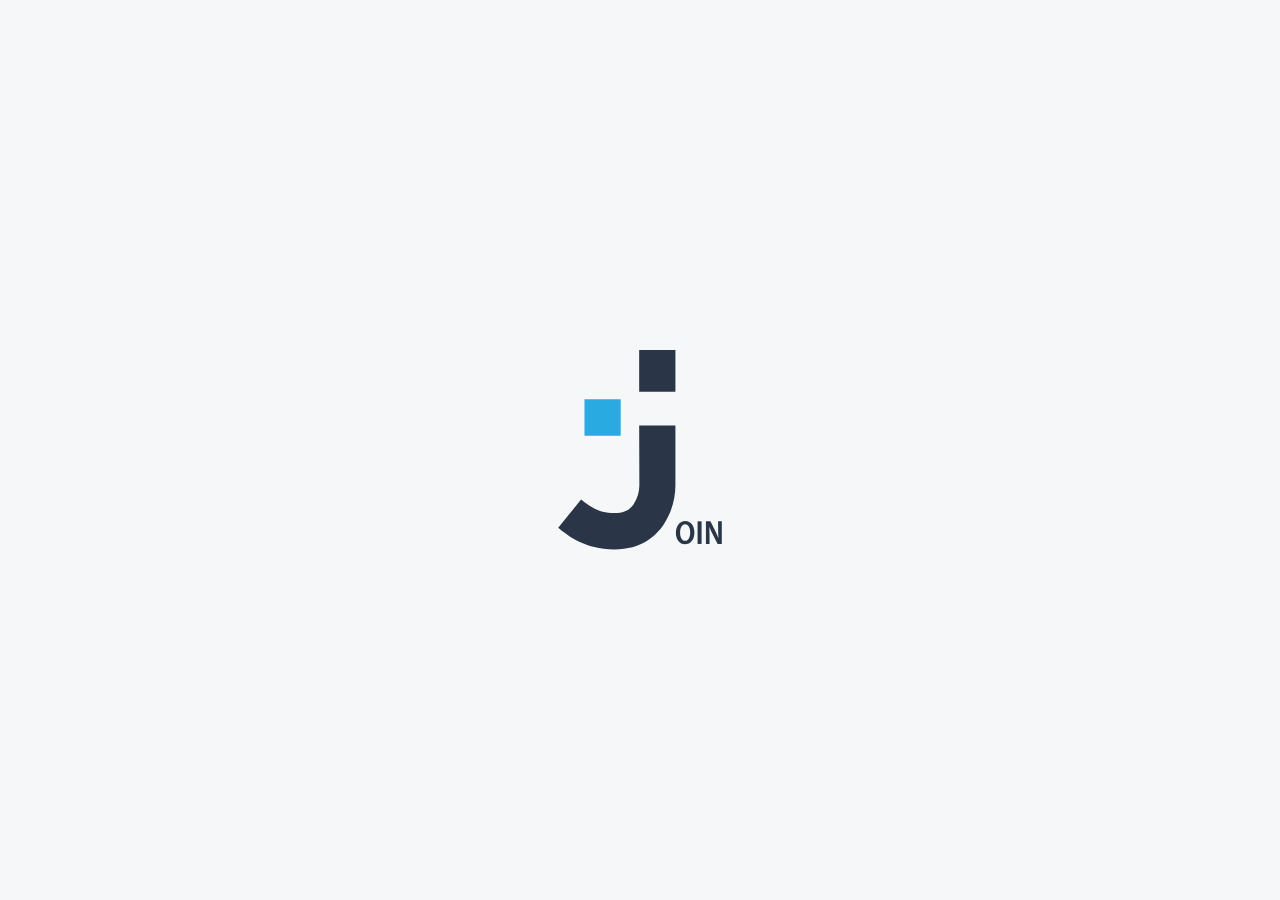
<file: index.html>
<!DOCTYPE html>
<html lang="en">
<head>
    <meta charset="UTF-8">
    <meta name="viewport" content="width=device-width, initial-scale=1.0">
    <title>Login</title>
    <link rel="stylesheet" href="./css/root.css">
    <link rel="stylesheet" href="./css/login.css">
    <link rel="stylesheet" href="./css/login-media.css">
    <link rel="apple-touch-icon" sizes="180x180" href="./favicon/apple-touch-icon-180x180.png">
    <!-- Für Apple-Geräte -->
    <link rel="apple-touch-icon" sizes="180x180" href="./favicon/apple-touch-icon-180x180.png">
    <!-- Für Browser -->
    <link rel="shortcut icon" type="image/x-icon" href="./favicon/favicon-32x32.ico">
    <link rel="icon" type="image/png" sizes="96x96" href="./favicon/favicon-96x96.png">
    <!-- Für Windows Metro -->
    <meta name="msapplication-square310x310logo" content="./favicon/mstile-310x310.png">
    <meta name="msapplication-TileColor" content="#303030">
</head>
<body onload="render()">
    <div id="logo">
        <div id="logoImg"></div>
    </div>
    <div id="wrapperLogin">
    </div>
    <script src="./js/storage.js"></script>
    <script src="./js/login.js"></script>
    <script src="./js/script.js"></script>
</body>
</html>
</file>
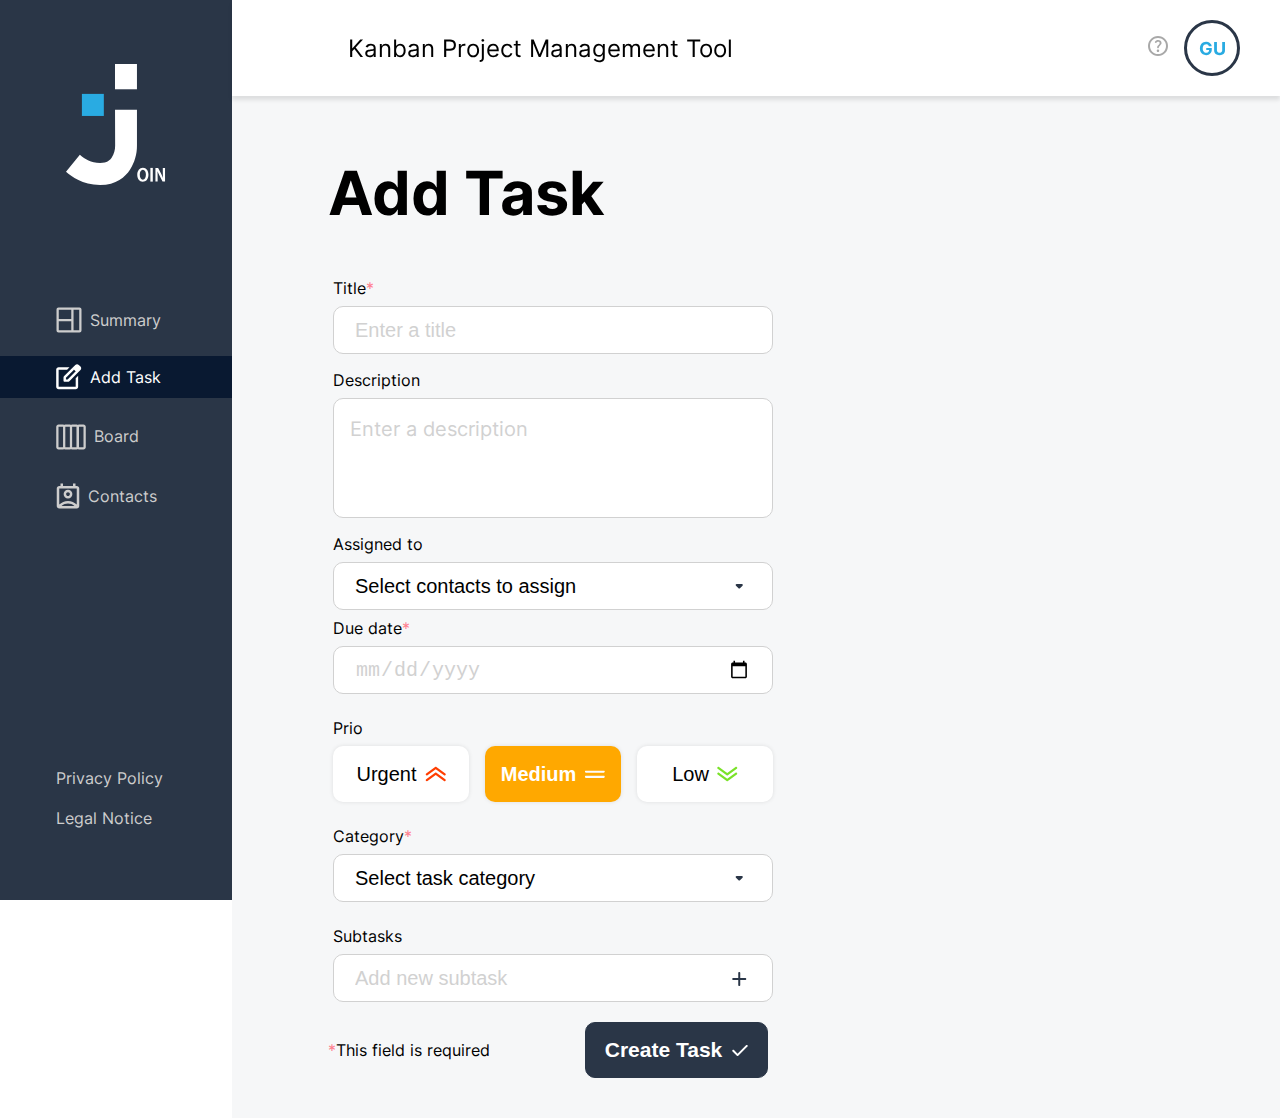
<file: add_task.html>
<!DOCTYPE html>
<html lang="en">
<head>
    <meta charset="UTF-8">
    <meta name="viewport" content="width=device-width, initial-scale=1.0">
    <title>Join-Add-Task</title>
    <link rel="stylesheet" href="./css/menubar.css">
    <link rel="stylesheet" href="./css/root.css">     
    <script src="./js/script.js"></script>
    <script src="./js/addtask.js"></script>    
    <script src="./js/storage.js"></script>       
    <!-- Für Apple-Geräte -->
    <link rel="apple-touch-icon" sizes="180x180" href="./favicon/apple-touch-icon-180x180.png">
    <!-- Für Browser -->
    <link rel="shortcut icon" type="image/x-icon" href="./favicon/favicon-32x32.ico">
    <link rel="icon" type="image/png" sizes="96x96" href="./favicon/favicon-96x96.png">
    <!-- Für Windows Metro -->
    <meta name="msapplication-square310x310logo" content="./favicon/mstile-310x310.png">
    <meta name="msapplication-TileColor" content="#303030">
</head>
<body onload="includeHTML();displayUserMenu();">
    <div include-html="./templates/menubar.html"></div>
    <header include-html="./templates/header.html"></header>  
    <div id="main">      
      <div include-html="./templates/add_task_template.html"></div>      
    </div>   
  </body>
</html>
</file>
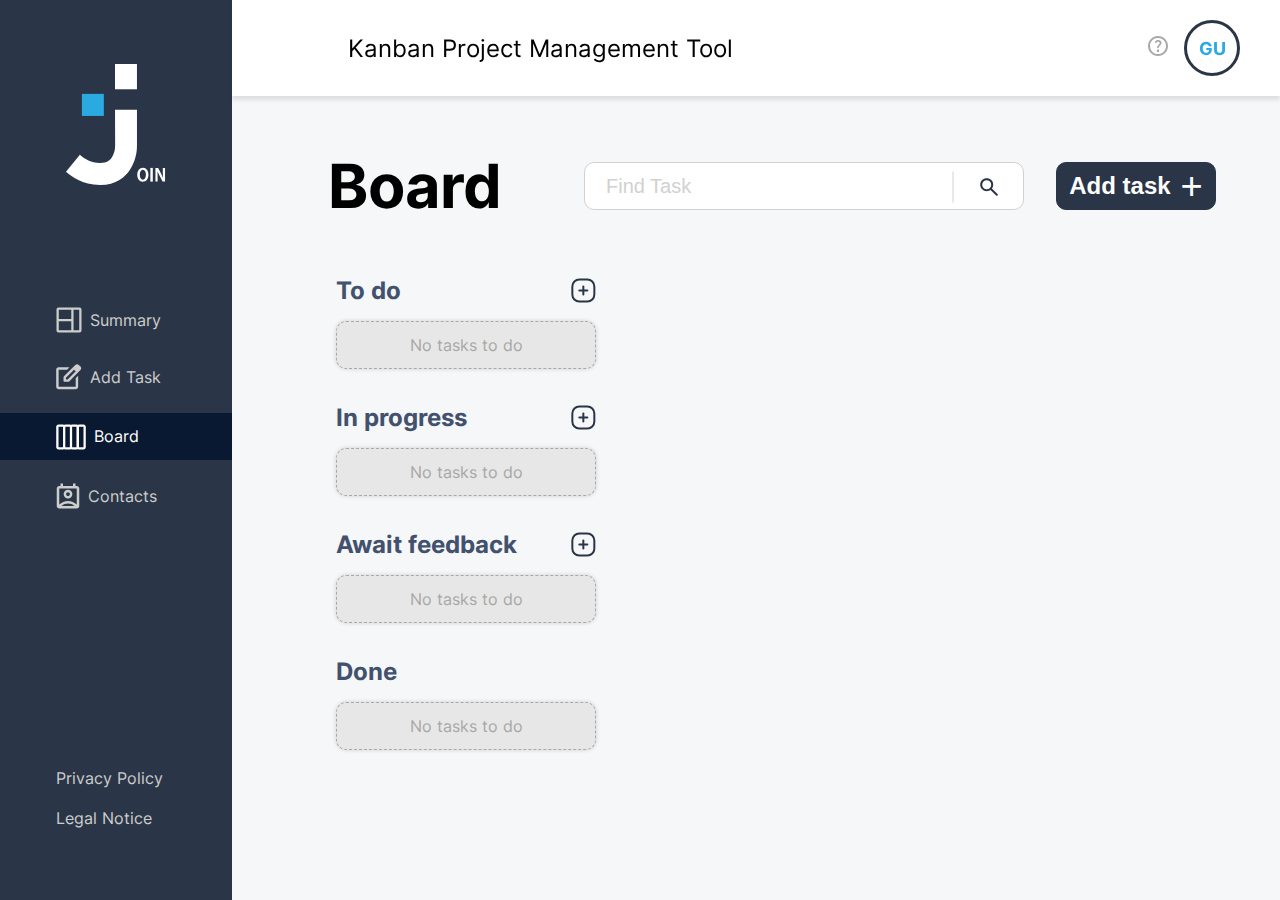
<file: board.html>
<!DOCTYPE html>
<html lang="en">
  <head>
    <meta charset="UTF-8" />
    <meta name="viewport" content="width=device-width, initial-scale=1.0" />
    <title>Join-Board</title>
    <link rel="stylesheet" href="./css/root.css" />
    <link rel="stylesheet" href="./css/menubar.css" />
    <link rel="stylesheet" href="./css/board.css" />
    <link rel="stylesheet" href="./css/board-info.css" />
    <link rel="stylesheet" href="./css/board-media.css">
    <link rel="icon" href="./img/join-logo.svg" sizes="any" type="image/svg+xml">    
    <link
      rel="apple-touch-icon"
      sizes="180x180"
      href="./favicon/apple-touch-icon-180x180.png"
    />
    <!-- Für Apple-Geräte -->
    <link rel="apple-touch-icon" sizes="180x180" href="./favicon/apple-touch-icon-180x180.png">
    <!-- Für Browser -->
    <link rel="shortcut icon" type="image/x-icon" href="./favicon/favicon-32x32.ico">
    <link rel="icon" type="image/png" sizes="96x96" href="./favicon/favicon-96x96.png">
    <!-- Für Windows Metro -->
    <meta name="msapplication-square310x310logo" content="./favicon/mstile-310x310.png">
    <meta name="msapplication-TileColor" content="#303030">
    <meta name="msapplication-TileColor" content="[HEXFARBE (z.B. #000000)]" />
    <script src="./js/board.js"></script>
    <script src="./js/script.js"></script>
    <script src="./js/storage.js"></script>
    <script src="./js/addtask.js"></script> 
    <script src="./js/edittask.js"></script>   
    <script src="./js/templates.js"></script>
  </head>
  <body onload="includeHTML();updateTasks();displayUserMenu();">
    <div include-html="./templates/menubar.html"></div>
    <header include-html="./templates/header.html"></header>
    <main>
      <div id="boardheader" class="flex">
        <div class="flex between wide">
          <h1>Board</h1>
          <div class="board-head-container">
            <div class="wrapper searchwrapper">                             
              <input
                type="text"
                placeholder="Find Task"
                id="findtask"
                onkeyup="filterTasks()"
              />
              <span id="notfound" class="absolute d-none">*Keine&nbspErgebnisse&nbspgefunden</span>                 
              <div class="flex between searchimg">
                <img src="./img/VectorLinie.svg" alt="bar" />
                <div id="searchcontainer" class="flex center pad">
                  <img src="./img/search.svg" alt="search" />
                </div>
              </div>             
            </div>
            <button id="add-task-button" onclick="toggleFloatingAddTask('todo')">
              <span class="add-button-text">Add&nbsptask</span><span>+</span>
            </button>
          </div>
        </div>
      </div>
      <div id="board">
        <div class="taskpit flex">
          <div class="flex between wide columnhead">
            <span class="taskhead">To do</span>
            <img
              src="./img/plusbutton.svg"
              alt="add"
              class="add-task-plus"
              onclick="toggleFloatingAddTask('todo')"
            />
          </div>
          <div
            id="task_todo"
            class="flex column gap-s wide"
            ondrop="dragTo('todo');removeHighlight('task_todo')"
            ondragleave="removeHighlight('task_todo')"
            ondragover="allowDrop(event); highlight('task_todo')"
          ></div>
        </div>
        <div class="taskpit flex wrapper">
          <div class="flex between wide columnhead">
            <span class="taskhead">In progress</span>
            <img
              src="./img/plusbutton.svg"
              alt="add"
              class="add-task-plus"
              onclick="toggleFloatingAddTask('progress')"
            />
          </div>
          <div
            id="task_progress"
            class="flex column gap-s wide"
            ondrop="dragTo('progress');removeHighlight('task_progress')"
            ondragleave="removeHighlight('task_progress')"
            ondragover="allowDrop(event); highlight('task_progress')"
          ></div>
        </div>
        <div class="taskpit flex">
          <div class="flex between wide columnhead">
            <span class="taskhead">Await&nbspfeedback</span>
            <img
              src="./img/plusbutton.svg"
              alt="add"
              class="add-task-plus"
              onclick="toggleFloatingAddTask('feedback')"
            />
          </div>
          <div
            id="task_feedback"
            class="flex column gap-s wide"
            ondrop="dragTo('feedback');removeHighlight('task_feedback')"
            ondragleave="removeHighlight('task_feedback')"
            ondragover="allowDrop(event); highlight('task_feedback')"
          ></div>
        </div>
        <div class="taskpit flex">
          <div class="flex between wide columnhead">
            <span class="taskhead">Done</span>
            <div></div>
          </div>
          <div
            id="task_done"
            class="flex column gap-s wide"
            ondrop="dragTo('done');removeHighlight('task_done')"
            ondragleave="removeHighlight('task_done')"
            ondragover="allowDrop(event); highlight('task_done')"
          ></div>
        </div>
      </div>
      <div id="task-details-container" onclick="closeTaskInfoSideClick(event)" class="task-details-container">       
      </div>
    </main>
    <div id="blockcontainer" onclick="closeAddTaskSideClick(event)" class="details d-none">
      <div id="add-task-container">
        <div
          class="roundicon"
          id="floating-x"
          onclick="toggleFloatingAddTask()">
          <img src="./img/x.png" alt="x" />
        </div>
        <div include-html="./templates/add_task_template.html" class="d-none" id="task-template"></div>
      </div>
    </div>
  </body>
</html>
</file>
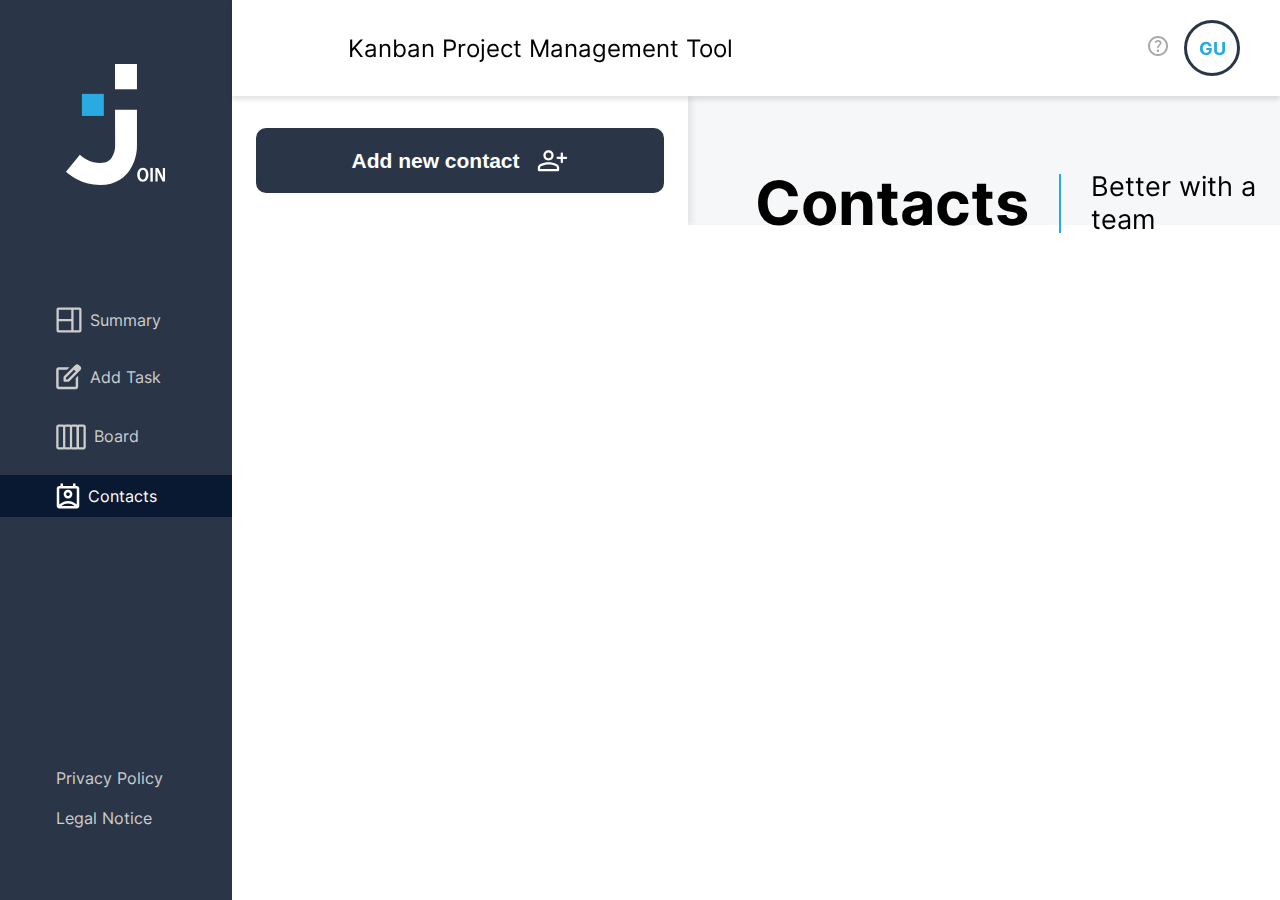
<file: contact.html>
<!DOCTYPE html>
<html lang="en">
<head>
    <meta charset="UTF-8">
    <meta name="viewport" content="width=device-width, initial-scale=1.0">
    <title>Join-Contacts</title>
    <link rel="stylesheet" href="./css/menubar.css">
    <link rel="stylesheet" href="./css/root.css">
    <link rel="stylesheet" href="./css/contact.css">
    <link rel="stylesheet" href="./css/contact-media.css">
    <script src="./js/storage.js"></script>
    <script src="./js/script.js"></script>
    <script src="./js/contact.js"></script>    
    <script src="./js/templates.js"></script>
    <!-- Für Apple-Geräte -->
    <link rel="apple-touch-icon" sizes="180x180" href="./favicon/apple-touch-icon-180x180.png">
    <!-- Für Browser -->
    <link rel="shortcut icon" type="image/x-icon" href="./favicon/favicon-32x32.ico">
    <link rel="icon" type="image/png" sizes="96x96" href="./favicon/favicon-96x96.png">
    <!-- Für Windows Metro -->
    <meta name="msapplication-square310x310logo" content="./favicon/mstile-310x310.png">
    <meta name="msapplication-TileColor" content="#303030">
</head>


<body id="contacts" onload="includeHTML();init();">
    <div include-html="./templates/menubar.html"></div>
    <header include-html="./templates/header.html"></header>   
    <div id="messageBoxCreated"></div>
    <div id="messageBox"></div>
<main>
    <section id="contactList">
        <button onclick="addNewContact()">
            <p>Add new contact</p>
            <img src="./img/person_add.svg" alt="">
        </button>
        <div id="allUsers">
        </div>    
    </section>
    <div  id="wrapperInfo"class="wrapper-info"></div>
</main>
    <!-- ADD CONTACT OVERLAY -->
    <div class="overlay" id="overlay">
        <div id="addContact" class="addContact">
            <div class="wrapper-left">
                <img src="./img/join-logo-weiss.svg" alt="logo">
                <div class="text">
                    <h1>Add Contact</h1>
                    <p>Tasks are better with a team!</p>
                    <span class="linie"></span>
                </div>
            </div>
            <div class="wrapper-right">
                <div id="closeNewContact" onclick="closeContact()"><img id="closeImgNew" class="close" src="./img/close.svg" alt="close"></div>
                <div class="badge">
                    <img src="./img/person(1).svg" alt="person">
                </div>
                <form id="saveUser"  class="saveUser" onsubmit="saveUser(); return false">
                    <div class="wrapper-input-field">
                        <div class="wrapper-input">
                            <input type="text" placeholder="Name" id="nameUser" required>
                            <img src="./img/person.svg" alt="Person Icon" req>
                        </div>
                        <div class="wrapper-input">
                            <input type="email" placeholder="Email" id="emailUser" required>
                            <img src="./img/mail.svg" alt="Email Icon">
                        </div>
                        <div class="wrapper-input">
                            <input type="tel"  onkeypress="onlyNumbers(event)" placeholder="Phone" id="phoneUser" required>
                            <img src="./img/call.svg" alt="Email Icon">
                        </div>

                        <div class="wrapper-button" >
                            <button class="cancel"  onclick="closeContact()">Cancel <img id="BTC"  src="./img/iconoir_cancel.svg" alt="cancle"></button>
                            <button class="BT-Black" type="submit">Create contact <img src="./img/check.svg" alt="check"></button>
                        </div>
                    </div>  
                </form>
            </div>
        </div>
    </div>
    <div class="overlayEdit" id="overlayEdit">
        <div id="editContact"></div>
    </div>
</div>
</body>
</html>
</file>
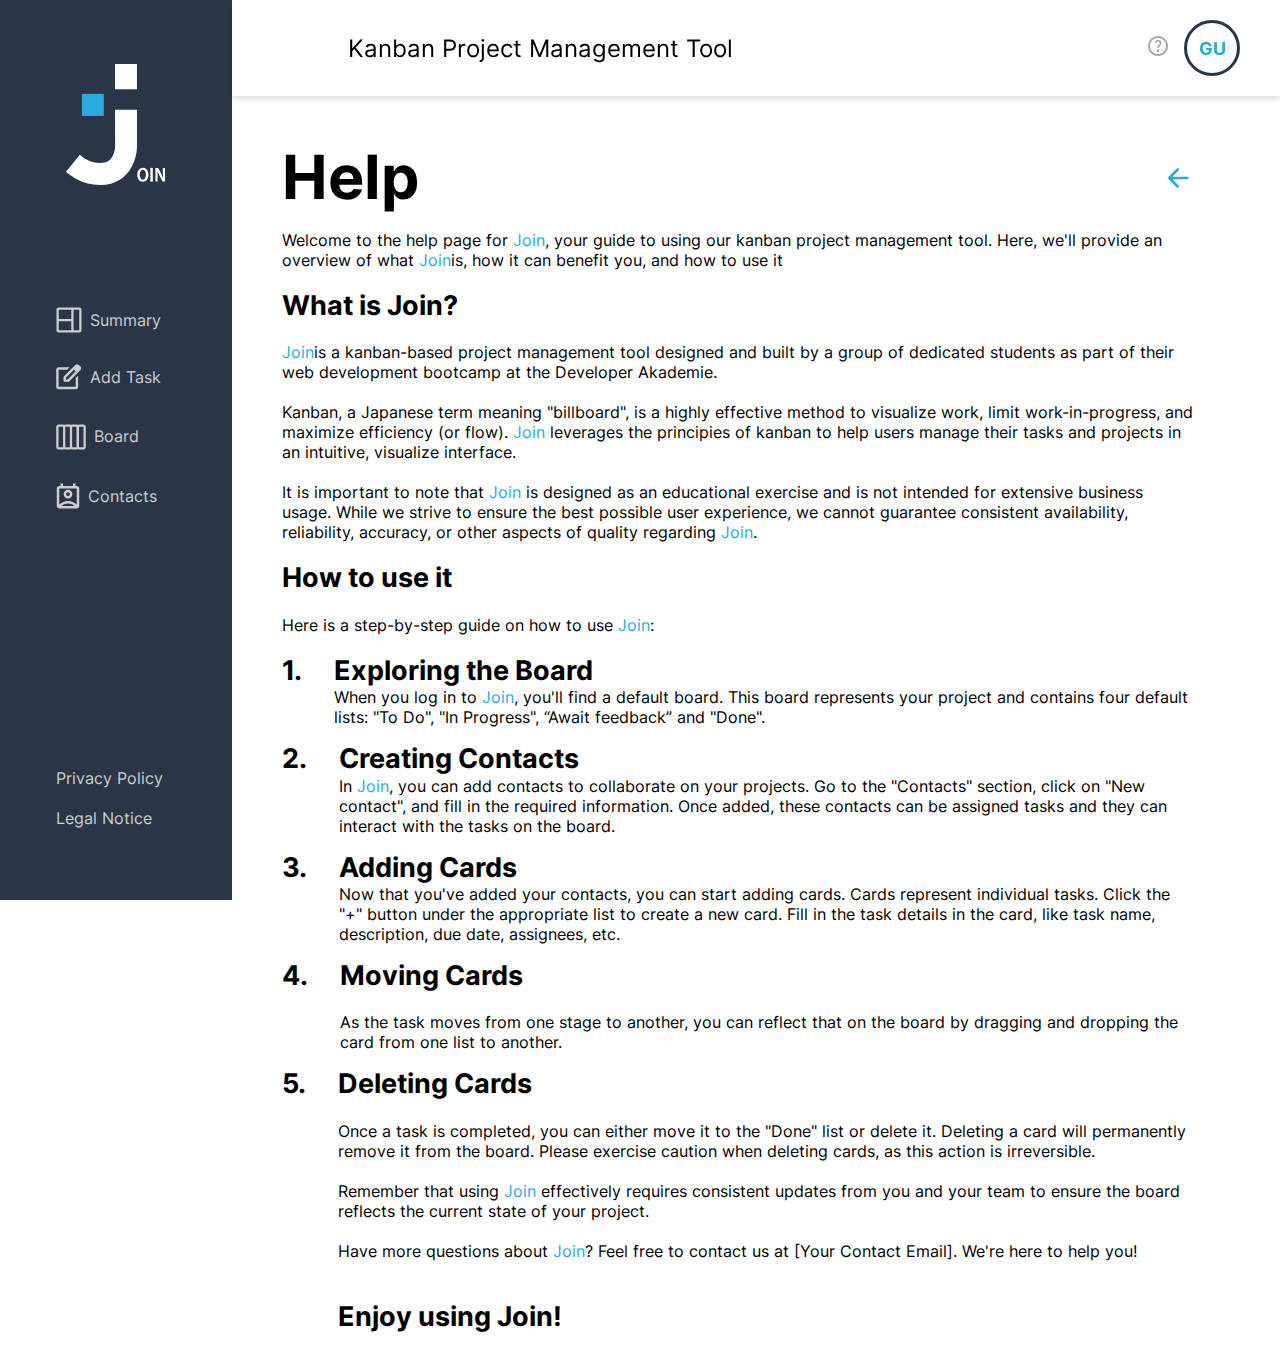
<file: help.html>
<!DOCTYPE html>
<html lang="en">
<head>
    <meta charset="UTF-8">
    <meta name="viewport" content="width=device-width, initial-scale=1.0">
    <title>Join-Help</title>
    <link rel="stylesheet" href="./css/help.css">
    <link rel="stylesheet" href="./css/menubar.css">
    <link rel="stylesheet" href="./css/root.css">    
    <script src="./js/script.js"></script>
    <!-- Für Apple-Geräte -->
    <link rel="apple-touch-icon" sizes="180x180" href="./favicon/apple-touch-icon-180x180.png">
    <!-- Für Browser -->
    <link rel="shortcut icon" type="image/x-icon" href="./favicon/favicon-32x32.ico">
    <link rel="icon" type="image/png" sizes="96x96" href="./favicon/favicon-96x96.png">
    <!-- Für Windows Metro -->
    <meta name="msapplication-square310x310logo" content="./favicon/mstile-310x310.png">
    <meta name="msapplication-TileColor" content="#303030">
</head>
<body onload="includeHTML();">
    <div include-html="./templates/menubar.html"></div>
    <header include-html="./templates/header.html"></header>
    <main class="help-main">        
        <div class="help-headline">
            <h1 class="headline">Help</h1>
            <img class="arrow" onclick="goback()" src="./img/arrow-left-line.svg" alt="previous page">
        </div>

        <div class="help-content">
            <p>Welcome to the help page for <span>Join</span>, your guide to using our kanban project management tool. Here, we'll provide an overview of what
                <span>Join</span>is, how it can benefit you, and how to use it</p> <br>

            <h3 class="headline1">What is Join?</h3> <br>
            <p><span>Join</span>is a kanban-based project management tool designed and built by a group of dedicated students as part of their web
                development bootcamp at the Developer Akademie.</p> <br>

            <p>Kanban, a Japanese term meaning "billboard", is a highly effective method to visualize work, limit work-in-progress, and maximize
                efficiency (or flow). <span>Join</span> leverages the principies of kanban to help users manage their tasks and projects in an intuitive, visualize
                interface.</p> <br>
            
            <p>It is important to note that <span>Join</span> is designed as an educational exercise and is not intended for extensive business usage. While we
                strive to ensure the best possible user experience, we cannot guarantee consistent availability, reliability, accuracy, or other aspects
                of quality regarding <span>Join</span>.</p> <br>
            
            <h3 class="how-to-headline">How to use it</h3> <br>
            <p>Here is a step-by-step guide on how to use <span>Join</span>:</p> <br>
            <div class="how-to-container">
                <div class="first-how-to">
                    <h4>1.</h4>
                    <div class="text-block">
                        <h4>Exploring the Board</h4>
                        <p>When you log in to <span>Join</span>, you'll find a default board. This board represents your project and contains four default lists: "To Do", 
                            "In Progress", “Await feedback” and "Done".
                        </p>
                    </div>
                </div>

                <div class="first-how-to">
                    <h4>2.</h4>
                    <div class="text-block">
                        <h4>Creating Contacts</h4> 
                        <p>In <span>Join</span>, you can add contacts to collaborate on your projects. Go to the "Contacts" section, click on "New contact", and fill in the required 
                            information. Once added, these contacts can be assigned tasks and they can interact with the tasks on the board.
                        </p>
                    </div>
                </div>

                <div class="first-how-to">
                    <h4>3.</h4>
                    <div class="text-block">
                        <h4>Adding Cards</h4> 
                        <p>Now that you've added your contacts, you can start adding cards. Cards represent individual tasks. Click the "+" button under the appropriate list to create 
                            a new card. Fill in the task details in the card, like task name, description, due date, assignees, etc.
                        </p>
                    </div>
                </div>

                <div class="first-how-to">
                    <h4>4.</h4>
                    <div class="text-block">
                        <h4>Moving Cards</h4> <br>
                        <p>As the task moves from one stage to another, you can reflect that on the board by dragging and dropping the card from one list to another.
                        </p>
                    </div>
                </div>

                <div class="first-how-to">
                    <h4>5.</h4>
                    <div class="text-block">
                        <h4>Deleting Cards</h4> <br>
                        <p>Once a task is completed, you can either move it to the "Done" list or delete it. Deleting a card will permanently remove it from the board. 
                            Please exercise caution when deleting cards, as this action is irreversible. <br> <br>
                            Remember that using <span>Join</span> effectively requires consistent updates from you and your team to ensure the board reflects the current state of your project. <br><br>
                            Have more questions about <span>Join</span>? Feel free to contact us at [Your Contact Email]. We're here to help you! 
                        </p> <br> <br>

                        <h3 class="how-to-headline">Enjoy using Join!</h3>
                    </div>
                </div>
            </div>
        </div>        
    </main>
    <script>
        function goback() {
          history.back();
        } 
      </script>
</body>
</html>
</file>
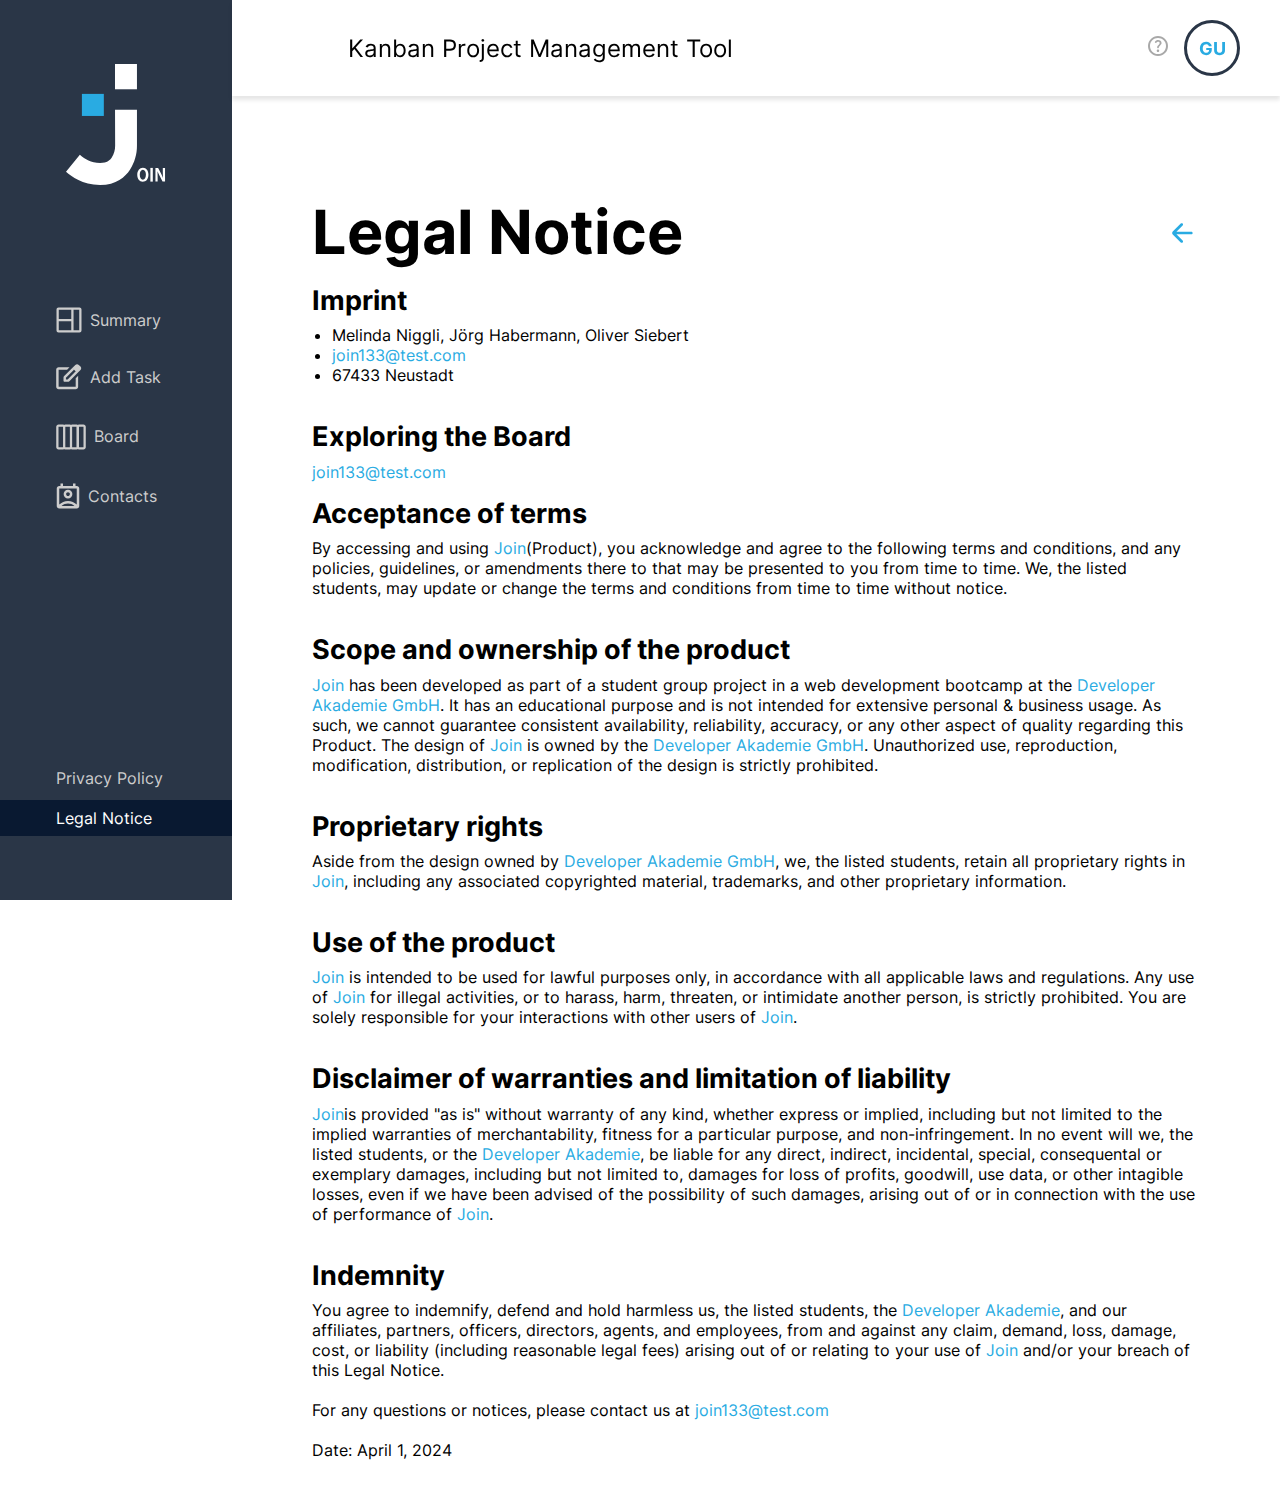
<file: legal.html>
<!DOCTYPE html>
<html lang="en">
  <head>
    <meta charset="UTF-8" />
    <meta name="viewport" content="width=device-width, initial-scale=1.0" />
    <title>Join-Legal-Notice</title>
    <link rel="stylesheet" href="./css/legal.css" />
    <link rel="stylesheet" href="./css/menubar.css" />
    <link rel="stylesheet" href="./css/root.css" />
    <script src="./js/script.js"></script>    
    <script src="./js/storage.js"></script>
    <!-- Für Apple-Geräte -->
    <link rel="apple-touch-icon" sizes="180x180" href="./favicon/apple-touch-icon-180x180.png">
    <!-- Für Browser -->
    <link rel="shortcut icon" type="image/x-icon" href="./favicon/favicon-32x32.ico">
    <link rel="icon" type="image/png" sizes="96x96" href="./favicon/favicon-96x96.png">
    <!-- Für Windows Metro -->
    <meta name="msapplication-square310x310logo" content="./favicon/mstile-310x310.png">
    <meta name="msapplication-TileColor" content="#303030">
  </head>
  <body onload="includeHTML();">
    <div include-html="./templates/menubar.html"></div>
    <header include-html="./templates/header.html"></header>
    <main class="legal-main">
      <div class="legal-headline">
        <h1 class="headline">Legal Notice</h1>
        <img
          onclick="goback()"
          class="arrow"
          src="./img/arrow-left-line.svg"
          alt="previous page"
        />
      </div>

      <div class="main-content">
        <h3 class="imprint">Imprint</h3>
        <ul>
          <li>Melinda Niggli, Jörg Habermann, Oliver Siebert</li>
          <li>
            <a class="imprint-mail" href="mailto:join133@test.com"
              >join133@test.com</a
            >
          </li>
          <li>67433 Neustadt</li>
        </ul>
        <br />

        <h3 class="imprint">Exploring the Board</h3>
        <a class="imprint-mail" mailto="mailto:join133@test.com"
          >join133@test.com</a
        >
        <br />

        <h3 class="imprint">Acceptance of terms</h3>
        <p>
          By accessing and using <span>Join</span>(Product), you acknowledge and
          agree to the following terms and conditions, and any policies,
          guidelines, or amendments there to that may be presented to you from
          time to time. We, the listed students, may update or change the terms
          and conditions from time to time without notice.
        </p>
        <br />

        <h3 class="imprint">Scope and ownership of the product</h3>
        <p>
          <span>Join</span> has been developed as part of a student group
          project in a web development bootcamp at the
          <span>Developer Akademie GmbH</span>. It has an educational purpose
          and is not intended for extensive personal & business usage. As such,
          we cannot guarantee consistent availability, reliability, accuracy, or
          any other aspect of quality regarding this Product. The design of
          <span>Join</span> is owned by the
          <span>Developer Akademie GmbH</span>. Unauthorized use, reproduction,
          modification, distribution, or replication of the design is strictly
          prohibited.
        </p>
        <br />

        <h3 class="imprint">Proprietary rights</h3>
        <p>
          Aside from the design owned by <span>Developer Akademie GmbH</span>,
          we, the listed students, retain all proprietary rights in
          <span>Join</span>, including any associated copyrighted material,
          trademarks, and other proprietary information.
        </p>
        <br />

        <h3 class="imprint">Use of the product</h3>
        <p>
          <span>Join</span> is intended to be used for lawful purposes only, in
          accordance with all applicable laws and regulations. Any use of
          <span>Join</span> for illegal activities, or to harass, harm,
          threaten, or intimidate another person, is strictly prohibited. You
          are solely responsible for your interactions with other users of
          <span>Join</span>.
        </p>
        <br />

        <h3 class="imprint">
          Disclaimer of warranties and limitation of liability
        </h3>
        <p>
          <span>Join</span>is provided "as is" without warranty of any kind,
          whether express or implied, including but not limited to the implied
          warranties of merchantability, fitness for a particular purpose, and
          non-infringement. In no event will we, the listed students, or the
          <span>Developer Akademie</span>, be liable for any direct, indirect,
          incidental, special, consequental or exemplary damages, including but
          not limited to, damages for loss of profits, goodwill, use data, or
          other intagible losses, even if we have been advised of the
          possibility of such damages, arising out of or in connection with the
          use of performance of <span>Join</span>.
        </p>
        <br />

        <h3 class="imprint">Indemnity</h3>
        <p>
          You agree to indemnify, defend and hold harmless us, the listed
          students, the <span>Developer Akademie</span>, and our affiliates,
          partners, officers, directors, agents, and employees, from and against
          any claim, demand, loss, damage, cost, or liability (including
          reasonable legal fees) arising out of or relating to your use of
          <span>Join</span> and/or your breach of this Legal Notice.
        </p>
        <br />

        <p>
          For any questions or notices, please contact us at
          <a class="imprint-mail" href="mailto:join133@test.com"
            >join133@test.com</a
          >
        </p>
        <br />
        <p>Date: April 1, 2024</p>
      </div>
    </main>

    <script>
      function goback() {
        history.back();
      } 
    </script>
  </body>
</html>
</file>
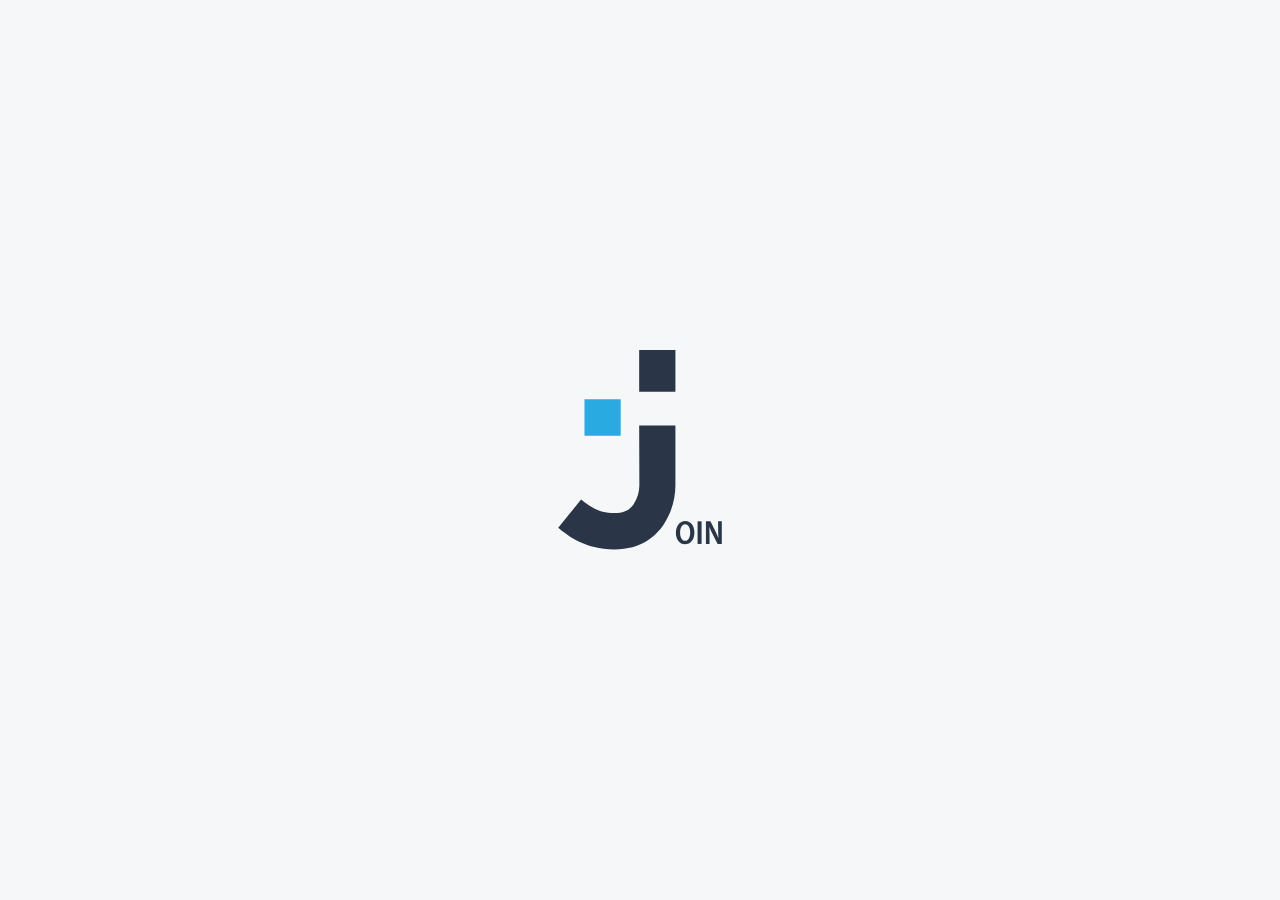
<file: login.html>
<!DOCTYPE html>
<html lang="en">
<head>
    <meta charset="UTF-8">
    <meta name="viewport" content="width=device-width, initial-scale=1.0">
    <title>Login</title>
    <link rel="stylesheet" href="./css/root.css">
    <link rel="stylesheet" href="./css/login.css">
    <link rel="stylesheet" href="./css/login-media.css">
    <!-- Für Apple-Geräte -->
    <link rel="apple-touch-icon" sizes="180x180" href="./favicon/apple-touch-icon-180x180.png">
    <!-- Für Browser -->
    <link rel="shortcut icon" type="image/x-icon" href="./favicon/favicon-32x32.ico">
    <link rel="icon" type="image/png" sizes="96x96" href="./favicon/favicon-96x96.png">
    <!-- Für Windows Metro -->
    <meta name="msapplication-square310x310logo" content="./favicon/mstile-310x310.png">
    <meta name="msapplication-TileColor" content="#303030">
</head>
<body onload="loadAnimation();loadUsers();">
    <div id="logo">
        <div id="logoImg"></div>
    </div>
    <div id="wrapperLogin">
    </div>
    <script src="./js/storage.js"></script>
    <script src="./js/login.js"></script>
    <script src="./js/script.js"></script>
    <script src="./js/summary.js"></script>
</body>
</html>
</file>
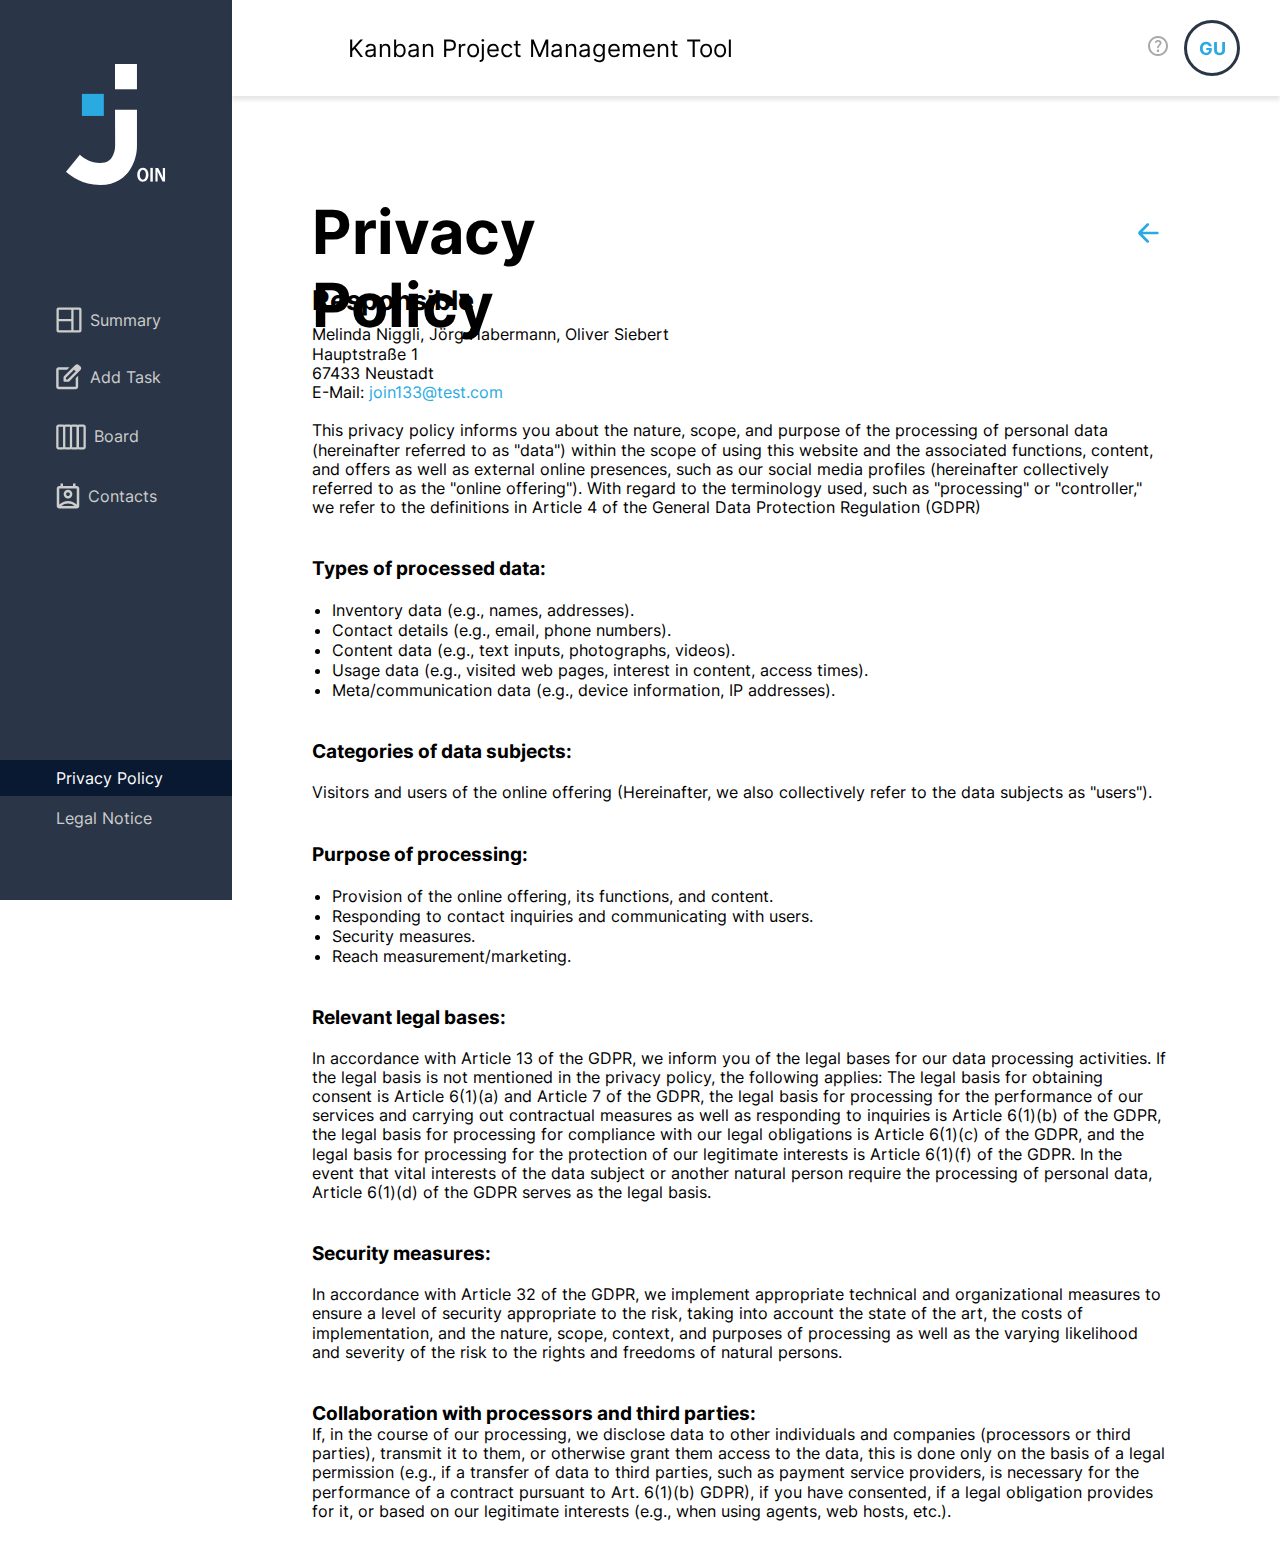
<file: privacy.html>
<!DOCTYPE html>
<html lang="en">
<head>
    <meta charset="UTF-8">
    <meta name="viewport" content="width=device-width, initial-scale=1.0">
    <title>Join-Privacy-Policy</title>
    <link rel="stylesheet" href="./css/menubar.css">
    <link rel="stylesheet" href="./css/root.css">
    <link rel="stylesheet" href="./css/privacy.css">    
    <script src="./js/script.js"></script>
    <script src="./js/storage.js"></script>
    <!-- Für Apple-Geräte -->
    <link rel="apple-touch-icon" sizes="180x180" href="./favicon/apple-touch-icon-180x180.png">
    <!-- Für Browser -->
    <link rel="shortcut icon" type="image/x-icon" href="./favicon/favicon-32x32.ico">
    <link rel="icon" type="image/png" sizes="96x96" href="./favicon/favicon-96x96.png">
    <!-- Für Windows Metro -->
    <meta name="msapplication-square310x310logo" content="./favicon/mstile-310x310.png">
    <meta name="msapplication-TileColor" content="#303030">
</head>
<body onload="includeHTML()">
    <div include-html="./templates/menubar.html"></div>
    <header include-html="./templates/header.html"></header>  
    <main class="privacy-main">
        <div class="privacy-headline">
            <h1 class="headline">Privacy Policy</h1>
            <img onclick="goback()" class="arrow" src="./img/arrow-left-line.svg" alt="previous page">
        </div>
        <div class="main-content">
            <h3 class="responsible">Responsible</h3>
            <p> Melinda Niggli, Jörg Habermann, Oliver Siebert <br>
                Hauptstraße 1 <br>
                67433 Neustadt <br>
                E-Mail: <a class="privacy-mail" href="#">join133@test.com</a>
            </p>

            <p> <br>
                This privacy policy informs you about the nature, scope, and purpose of the processing of personal data (hereinafter referred to as 
                "data") within the scope of using this website and the associated functions, content, and offers as well as external online presences, 
                such as our social media profiles (hereinafter collectively referred to as the "online offering"). With regard to the terminology used, 
                such as "processing" or "controller," we refer to the definitions in Article 4 of the General Data Protection Regulation (GDPR)
            </p> <br> <br>
            <h3>Types of processed data:</h3> <br>
            <ul>
                <li>Inventory data (e.g., names, addresses).</li>
                <li>Contact details (e.g., email, phone numbers).</li>
                <li>Content data (e.g., text inputs, photographs, videos).</li>
                <li>Usage data (e.g., visited web pages, interest in content, access times).</li>
                <li>Meta/communication data (e.g., device information, IP addresses).</li>
            </ul> <br> <br>

            <h3>Categories of data subjects:</h3> <br>
            <p>Visitors and users of the online offering (Hereinafter, we also collectively refer to the data subjects as "users").</p> <br><br>

            <h3>Purpose of processing:</h3> <br>
            <ul>
                <li>Provision of the online offering, its functions, and content.</li>
                <li>Responding to contact inquiries and communicating with users.</li>
                <li>Security measures.</li>
                <li>Reach measurement/marketing.</li>
            </ul> <br> <br>

            <h3>Relevant legal bases:</h3> <br>
            <p>In accordance with Article 13 of the GDPR, we inform you of the legal bases for our data processing activities. If the legal basis is not 
                mentioned in the privacy policy, the following applies: The legal basis for obtaining consent is Article 6(1)(a) and Article 7 of the 
                GDPR, the legal basis for processing for the performance of our services and carrying out contractual measures as well as responding 
                to inquiries is Article 6(1)(b) of the GDPR, the legal basis for processing for compliance with our legal obligations is Article 6(1)(c) of 
                the GDPR, and the legal basis for processing for the protection of our legitimate interests is Article 6(1)(f) of the GDPR. In the event 
                that vital interests of the data subject or another natural person require the processing of personal data, Article 6(1)(d) of the GDPR 
                serves as the legal basis.</p> <br> <br>

            <h3>Security measures:</h3> <br>
            <p> In accordance with Article 32 of the GDPR, we implement appropriate technical and organizational measures to ensure a level of 
                security appropriate to the risk, taking into account the state of the art, the costs of implementation, and the nature, scope, context, 
                and purposes of processing as well as the varying likelihood and severity of the risk to the rights and freedoms of natural persons.</p> <br> <br>
                
            <h3>Collaboration with processors and third parties:</h3>
            <p> If, in the course of our processing, we disclose data to other individuals and companies (processors or third parties), transmit it to 
                them, or otherwise grant them access to the data, this is done only on the basis of a legal permission (e.g., if a transfer of data to 
                third parties, such as payment service providers, is necessary for the performance of a contract pursuant to Art. 6(1)(b) GDPR), if you 
                have consented, if a legal obligation provides for it, or based on our legitimate interests (e.g., when using agents, web hosts, etc.).</p>
        </div>
    </main> 
    
    <script>
        function goback() {
            history.back();
        }
    </script>
</body>
</html>
</file>
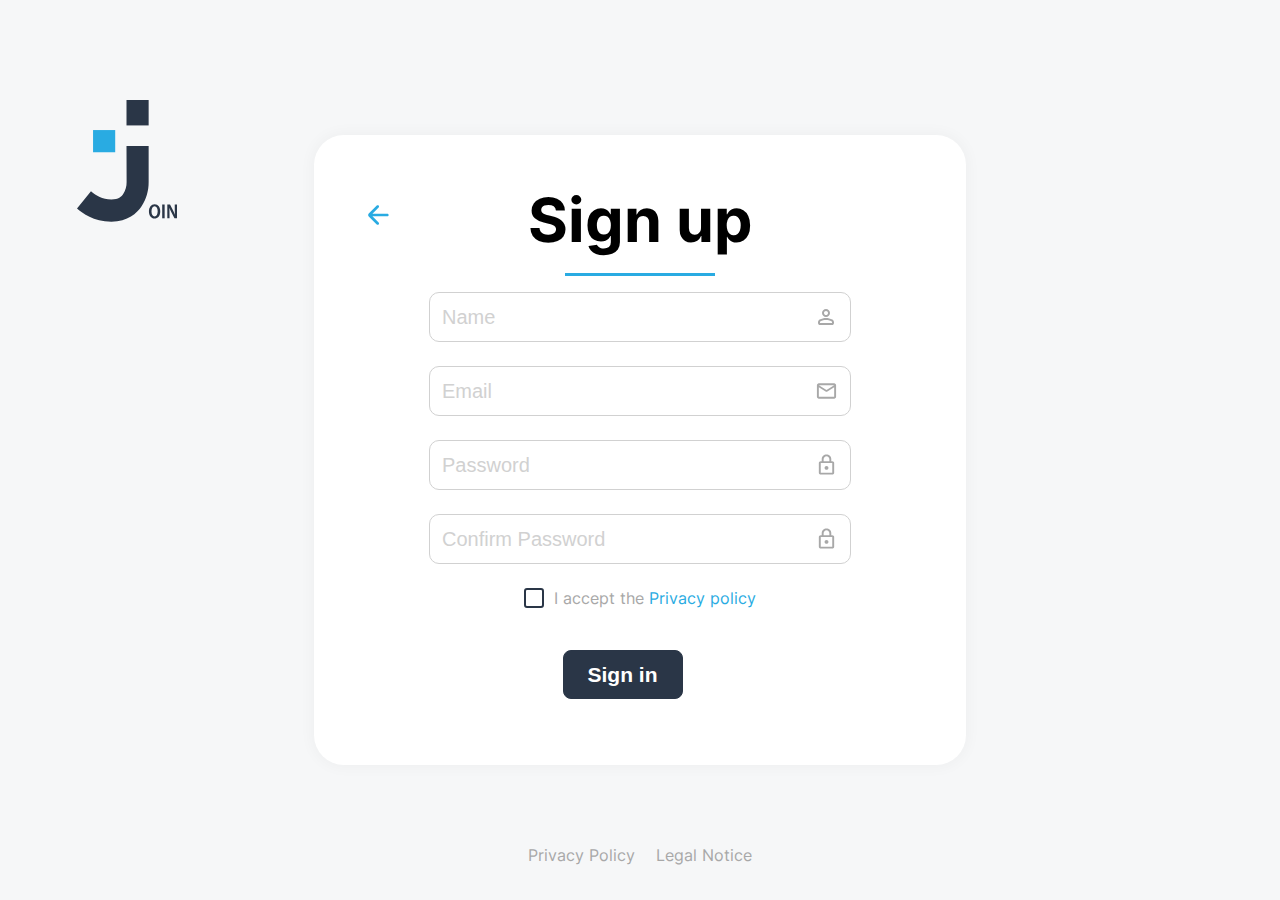
<file: registartion.html>
<!DOCTYPE html>
<html lang="en">
<head>
    <meta charset="UTF-8">
    <meta name="viewport" content="width=device-width, initial-scale=1.0">
    <link rel="stylesheet" href="./css/root.css">
    <link rel="stylesheet" href="./css/login.css">
    <link rel="stylesheet" href="./css/login-media.css">
    <title>Sign In</title>
    <!-- Für Apple-Geräte -->
    <link rel="apple-touch-icon" sizes="180x180" href="./favicon/apple-touch-icon-180x180.png">
    <!-- Für Browser -->
    <link rel="shortcut icon" type="image/x-icon" href="./favicon/favicon-32x32.ico">
    <link rel="icon" type="image/png" sizes="96x96" href="./favicon/favicon-96x96.png">
    <!-- Für Windows Metro -->
    <meta name="msapplication-square310x310logo" content="./favicon/mstile-310x310.png">
    <meta name="msapplication-TileColor" content="#303030">
</head>
<body onload="loadUsers();">
    <img class="join-logo-signup" src="./img/join-logo.svg" alt="">
    <div id="messageBox"></div>
    <form id="registration" onsubmit="addUser(); return false;">
        <a  href="./index.html"><img class="back" src="./img/arrow-left-line.svg" alt="arrow left"></a>
        <div class="wrapper-heading">
            <h1>Sign up</h1>
            <span class="linie"></span>
        </div>
        <div class="wrapper-input-field">
            <div class="wrapper-input">
                <input type="text" placeholder="Name" id="nameUser" required>
                <img src="./img/person.svg" alt="Person Icon" req>
            </div>
            <div  id="wrapperInputEmail" class="wrapper-input">
                <input type="email" placeholder="Email" id="email" required>
                <img src="./img/mail.svg" alt="Email Icon">
            </div>
            <p id="MessageEmail"></p>
            <div class="wrapper-input">
                <input type="password" placeholder="Password" id="password" required>
                <img src="./img/lock.svg" alt="Schloss Icon">
            </div>
            <div  id="wrapperInputPW" class="wrapper-input">
                <input type="password" placeholder="Confirm Password" id="passwordAgain" required>
                <img src="./img/lock.svg" alt="Schloss Icon">
            </div>
            <p id="messagePW"></p>
            <div class="checkbox">
                <input type="checkbox" id="remember-me">
                <label for="remember-me">I accept the <span>Privacy policy</span> </label>
            </div>
            <p id="MessageCheckBox"></p>
            <div class="wrapper-button">
                <button id="registerBTN" class="BT-Black" type="submit">Sign in</button>
            </div>
        </div>  
    </form>
    <script src="./js/storage.js"></script>
    <script src="./js/register.js"></script>
    <script src="./js/login.js"></script>
    <script src="./js/script.js"></script>
    <footer>
        <a href="./saveprivacy.html">Privacy Policy</a>
        <a href="./savelegal.html">Legal Notice</a>
    </footer>
</body>
</html>
</file>
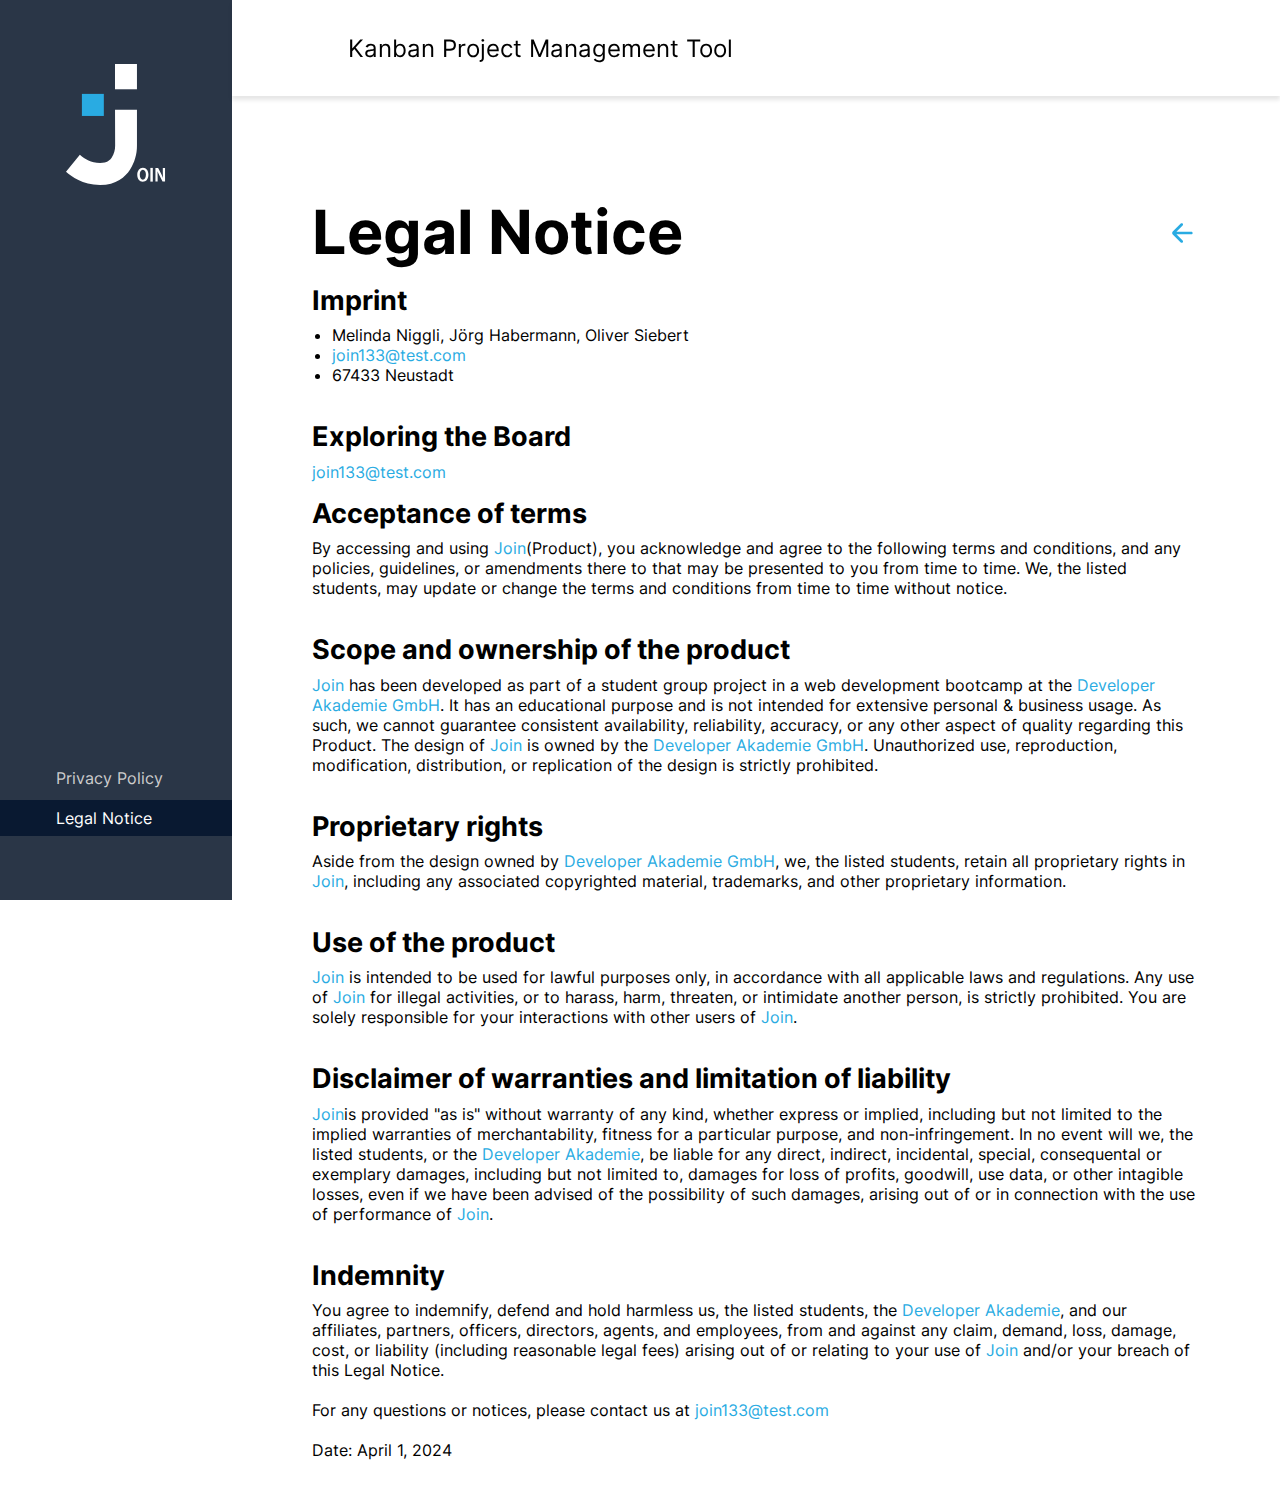
<file: savelegal.html>
<!DOCTYPE html>
<html lang="en">
  <head>
    <meta charset="UTF-8" />
    <meta name="viewport" content="width=device-width, initial-scale=1.0" />
    <title>Join-Legal-Notice</title>
    <link rel="stylesheet" href="./css/legal.css" />
    <link rel="stylesheet" href="./css/menubar.css" />
    <link rel="stylesheet" href="./css/root.css" />
    <script src="./js/script.js"></script>    
    <!-- Für Apple-Geräte -->
    <link rel="apple-touch-icon" sizes="180x180" href="./favicon/apple-touch-icon-180x180.png">
    <!-- Für Browser -->
    <link rel="shortcut icon" type="image/x-icon" href="./favicon/favicon-32x32.ico">
    <link rel="icon" type="image/png" sizes="96x96" href="./favicon/favicon-96x96.png">
    <!-- Für Windows Metro -->
    <meta name="msapplication-square310x310logo" content="./favicon/mstile-310x310.png">
    <meta name="msapplication-TileColor" content="#303030">
  </head>
  <body>    
    <div id="menubar">
        <img src="./img/join-logo-weiss.svg" alt="logo" id="menulogo">
        <div id="menucontent">
            <nav>                
            </nav>
            <div id="policies">
                <a href="../saveprivacy.html" id="Join-Privacy-Policy">Privacy Policy</a>
                <a href="../savelegal.html" id="Join-Legal-Notice">Legal Notice</a>
            </div>
        </div>
    </div>     
    <header>
      <img class="headerlogo" src="./img/join-logo.svg" alt="Join Logo" />
      <span class="infoText">Kanban Project Management Tool</span>
      <div id="headend">       
      </div>
    </header>
    <main class="legal-main">
      <div class="legal-headline">
        <h1 class="headline">Legal Notice</h1>
        <img
          onclick="goback()"
          class="arrow"
          src="./img/arrow-left-line.svg"
          alt="previous page"
        />
      </div>

      <div class="main-content">
        <h3 class="imprint">Imprint</h3>
        <ul>
          <li>Melinda Niggli, Jörg Habermann, Oliver Siebert</li>
          <li>
            <a class="imprint-mail" href="mailto:join133@test.com"
              >join133@test.com</a
            >
          </li>
          <li>67433 Neustadt</li>
        </ul>
        <br />

        <h3 class="imprint">Exploring the Board</h3>
        <a class="imprint-mail" mailto="mailto:join133@test.com"
          >join133@test.com</a
        >
        <br />

        <h3 class="imprint">Acceptance of terms</h3>
        <p>
          By accessing and using <span>Join</span>(Product), you acknowledge and
          agree to the following terms and conditions, and any policies,
          guidelines, or amendments there to that may be presented to you from
          time to time. We, the listed students, may update or change the terms
          and conditions from time to time without notice.
        </p>
        <br />

        <h3 class="imprint">Scope and ownership of the product</h3>
        <p>
          <span>Join</span> has been developed as part of a student group
          project in a web development bootcamp at the
          <span>Developer Akademie GmbH</span>. It has an educational purpose
          and is not intended for extensive personal & business usage. As such,
          we cannot guarantee consistent availability, reliability, accuracy, or
          any other aspect of quality regarding this Product. The design of
          <span>Join</span> is owned by the
          <span>Developer Akademie GmbH</span>. Unauthorized use, reproduction,
          modification, distribution, or replication of the design is strictly
          prohibited.
        </p>
        <br />

        <h3 class="imprint">Proprietary rights</h3>
        <p>
          Aside from the design owned by <span>Developer Akademie GmbH</span>,
          we, the listed students, retain all proprietary rights in
          <span>Join</span>, including any associated copyrighted material,
          trademarks, and other proprietary information.
        </p>
        <br />

        <h3 class="imprint">Use of the product</h3>
        <p>
          <span>Join</span> is intended to be used for lawful purposes only, in
          accordance with all applicable laws and regulations. Any use of
          <span>Join</span> for illegal activities, or to harass, harm,
          threaten, or intimidate another person, is strictly prohibited. You
          are solely responsible for your interactions with other users of
          <span>Join</span>.
        </p>
        <br />

        <h3 class="imprint">
          Disclaimer of warranties and limitation of liability
        </h3>
        <p>
          <span>Join</span>is provided "as is" without warranty of any kind,
          whether express or implied, including but not limited to the implied
          warranties of merchantability, fitness for a particular purpose, and
          non-infringement. In no event will we, the listed students, or the
          <span>Developer Akademie</span>, be liable for any direct, indirect,
          incidental, special, consequental or exemplary damages, including but
          not limited to, damages for loss of profits, goodwill, use data, or
          other intagible losses, even if we have been advised of the
          possibility of such damages, arising out of or in connection with the
          use of performance of <span>Join</span>.
        </p>
        <br />

        <h3 class="imprint">Indemnity</h3>
        <p>
          You agree to indemnify, defend and hold harmless us, the listed
          students, the <span>Developer Akademie</span>, and our affiliates,
          partners, officers, directors, agents, and employees, from and against
          any claim, demand, loss, damage, cost, or liability (including
          reasonable legal fees) arising out of or relating to your use of
          <span>Join</span> and/or your breach of this Legal Notice.
        </p>
        <br />

        <p>
          For any questions or notices, please contact us at
          <a class="imprint-mail" href="mailto:join133@test.com"
            >join133@test.com</a
          >
        </p>
        <br />
        <p>Date: April 1, 2024</p>
      </div>
    </main>

    <script>
      function goback() {
        history.back();
      }
      menuSelected(document.title);       
    </script>
  </body>
</html>
</file>
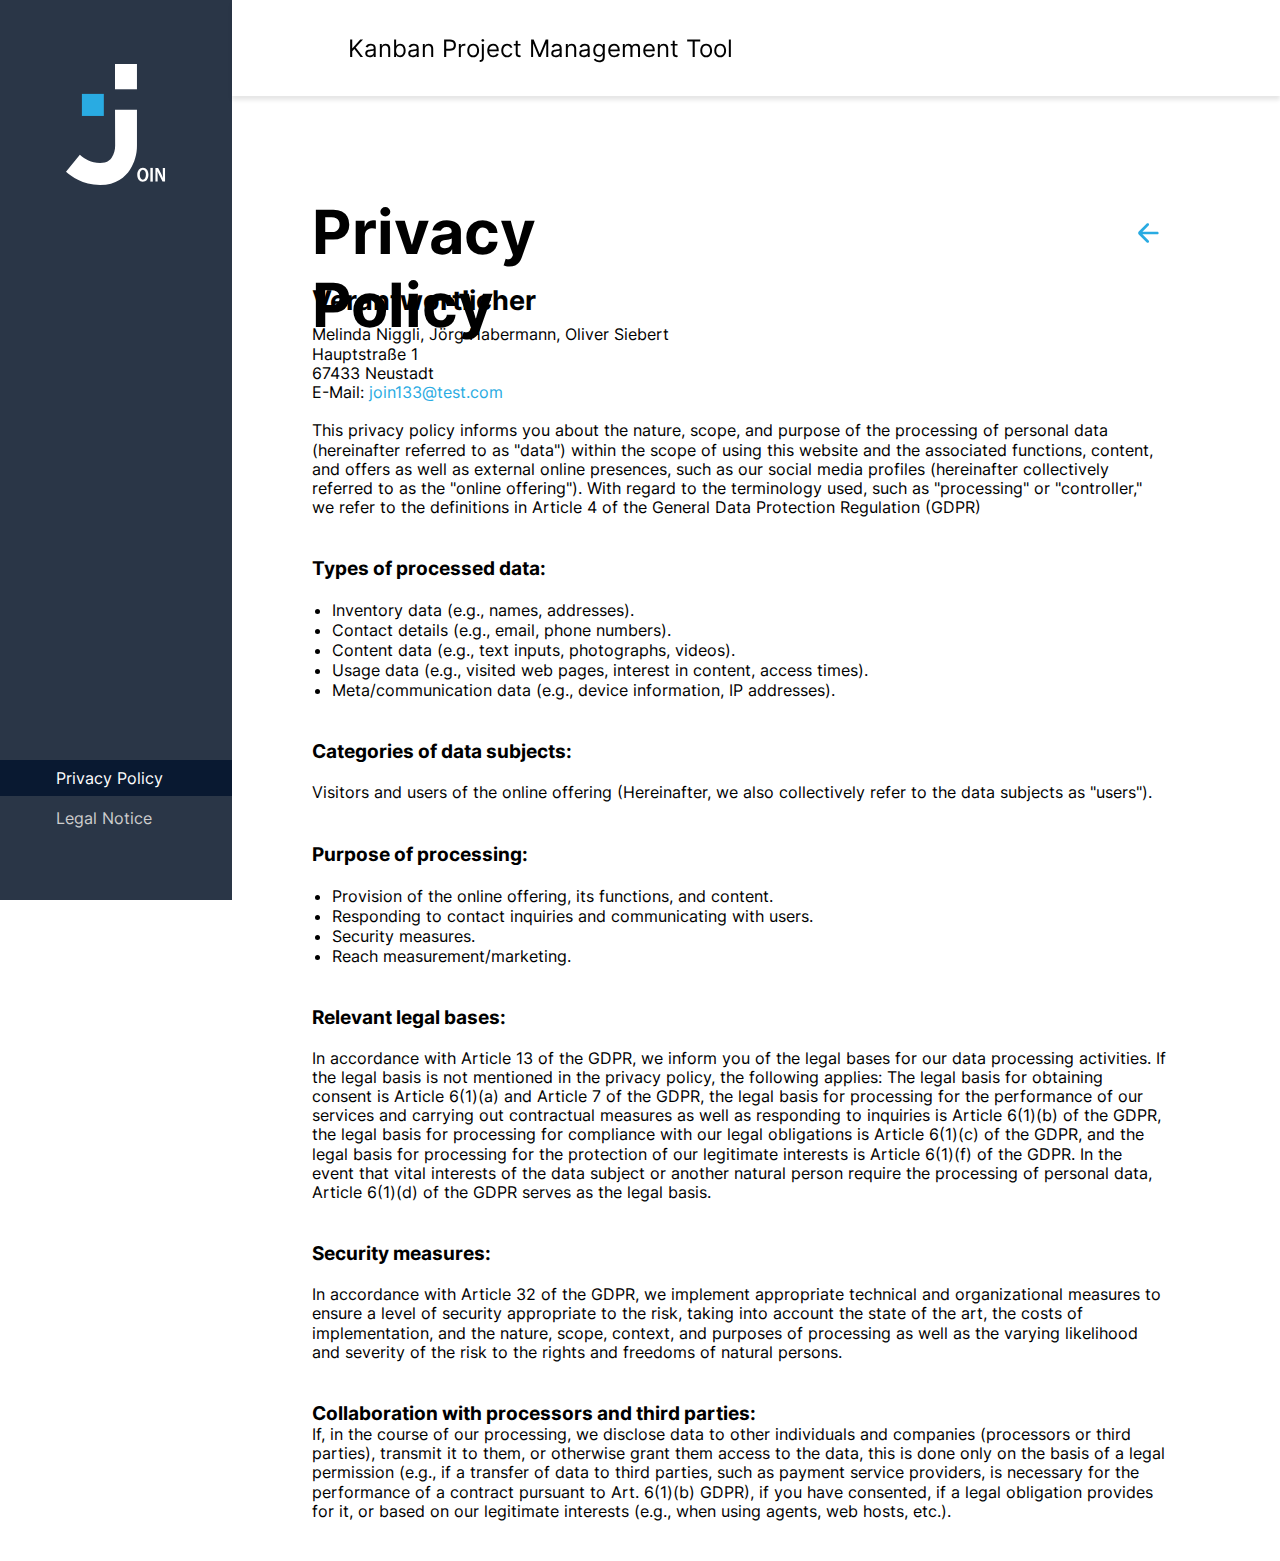
<file: saveprivacy.html>
<!DOCTYPE html>
<html lang="en">
<head>
    <meta charset="UTF-8">
    <meta name="viewport" content="width=device-width, initial-scale=1.0">
    <title>Join-Privacy-Policy</title>
    <link rel="stylesheet" href="./css/menubar.css">
    <link rel="stylesheet" href="./css/root.css">
    <link rel="stylesheet" href="./css/privacy.css">    
    <script src="./js/script.js"></script>
    <!-- Für Apple-Geräte -->
    <link rel="apple-touch-icon" sizes="180x180" href="./favicon/apple-touch-icon-180x180.png">
    <!-- Für Browser -->
    <link rel="shortcut icon" type="image/x-icon" href="./favicon/favicon-32x32.ico">
    <link rel="icon" type="image/png" sizes="96x96" href="./favicon/favicon-96x96.png">
    <!-- Für Windows Metro -->
    <meta name="msapplication-square310x310logo" content="./favicon/mstile-310x310.png">
    <meta name="msapplication-TileColor" content="#303030">
</head>
<body>
    <div id="menubar">
        <img src="./img/join-logo-weiss.svg" alt="logo" id="menulogo">
        <div id="menucontent">
            <nav>                
            </nav>
            <div id="policies">
                <a href="../saveprivacy.html" id="Join-Privacy-Policy">Privacy Policy</a>
                <a href="../savelegal.html" id="Join-Legal-Notice">Legal Notice</a>
            </div>
        </div>
    </div>     
    <header>
      <img class="headerlogo" src="./img/join-logo.svg" alt="Join Logo" />
      <span class="infoText">Kanban Project Management Tool</span>
      <div id="headend">
      </div>
    </header>  
    <main class="privacy-main">
        <div class="privacy-headline">
            <h1 class="headline">Privacy Policy</h1>
            <img onclick="goback()" class="arrow" src="./img/arrow-left-line.svg" alt="previous page">
        </div>
        <div class="main-content">
            <h3 class="responsible">Verantwortlicher</h3>
            <p> Melinda Niggli, Jörg Habermann, Oliver Siebert <br>
                Hauptstraße 1 <br>
                67433 Neustadt <br>
                E-Mail: <a class="privacy-mail" href="#">join133@test.com</a>
            </p>

            <p> <br>
                This privacy policy informs you about the nature, scope, and purpose of the processing of personal data (hereinafter referred to as 
                "data") within the scope of using this website and the associated functions, content, and offers as well as external online presences, 
                such as our social media profiles (hereinafter collectively referred to as the "online offering"). With regard to the terminology used, 
                such as "processing" or "controller," we refer to the definitions in Article 4 of the General Data Protection Regulation (GDPR)
            </p> <br> <br>
            <h3>Types of processed data:</h3> <br>
            <ul>
                <li>Inventory data (e.g., names, addresses).</li>
                <li>Contact details (e.g., email, phone numbers).</li>
                <li>Content data (e.g., text inputs, photographs, videos).</li>
                <li>Usage data (e.g., visited web pages, interest in content, access times).</li>
                <li>Meta/communication data (e.g., device information, IP addresses).</li>
            </ul> <br> <br>

            <h3>Categories of data subjects:</h3> <br>
            <p>Visitors and users of the online offering (Hereinafter, we also collectively refer to the data subjects as "users").</p> <br><br>

            <h3>Purpose of processing:</h3> <br>
            <ul>
                <li>Provision of the online offering, its functions, and content.</li>
                <li>Responding to contact inquiries and communicating with users.</li>
                <li>Security measures.</li>
                <li>Reach measurement/marketing.</li>
            </ul> <br> <br>

            <h3>Relevant legal bases:</h3> <br>
            <p>In accordance with Article 13 of the GDPR, we inform you of the legal bases for our data processing activities. If the legal basis is not 
                mentioned in the privacy policy, the following applies: The legal basis for obtaining consent is Article 6(1)(a) and Article 7 of the 
                GDPR, the legal basis for processing for the performance of our services and carrying out contractual measures as well as responding 
                to inquiries is Article 6(1)(b) of the GDPR, the legal basis for processing for compliance with our legal obligations is Article 6(1)(c) of 
                the GDPR, and the legal basis for processing for the protection of our legitimate interests is Article 6(1)(f) of the GDPR. In the event 
                that vital interests of the data subject or another natural person require the processing of personal data, Article 6(1)(d) of the GDPR 
                serves as the legal basis.</p> <br> <br>

            <h3>Security measures:</h3> <br>
            <p> In accordance with Article 32 of the GDPR, we implement appropriate technical and organizational measures to ensure a level of 
                security appropriate to the risk, taking into account the state of the art, the costs of implementation, and the nature, scope, context, 
                and purposes of processing as well as the varying likelihood and severity of the risk to the rights and freedoms of natural persons.</p> <br> <br>
                
            <h3>Collaboration with processors and third parties:</h3>
            <p> If, in the course of our processing, we disclose data to other individuals and companies (processors or third parties), transmit it to 
                them, or otherwise grant them access to the data, this is done only on the basis of a legal permission (e.g., if a transfer of data to 
                third parties, such as payment service providers, is necessary for the performance of a contract pursuant to Art. 6(1)(b) GDPR), if you 
                have consented, if a legal obligation provides for it, or based on our legitimate interests (e.g., when using agents, web hosts, etc.).</p>
        </div>
    </main> 
    
    <script>
        function goback() {
            history.back();
        }
        menuSelected(document.title);        
    </script>
</body>
</html>
</file>
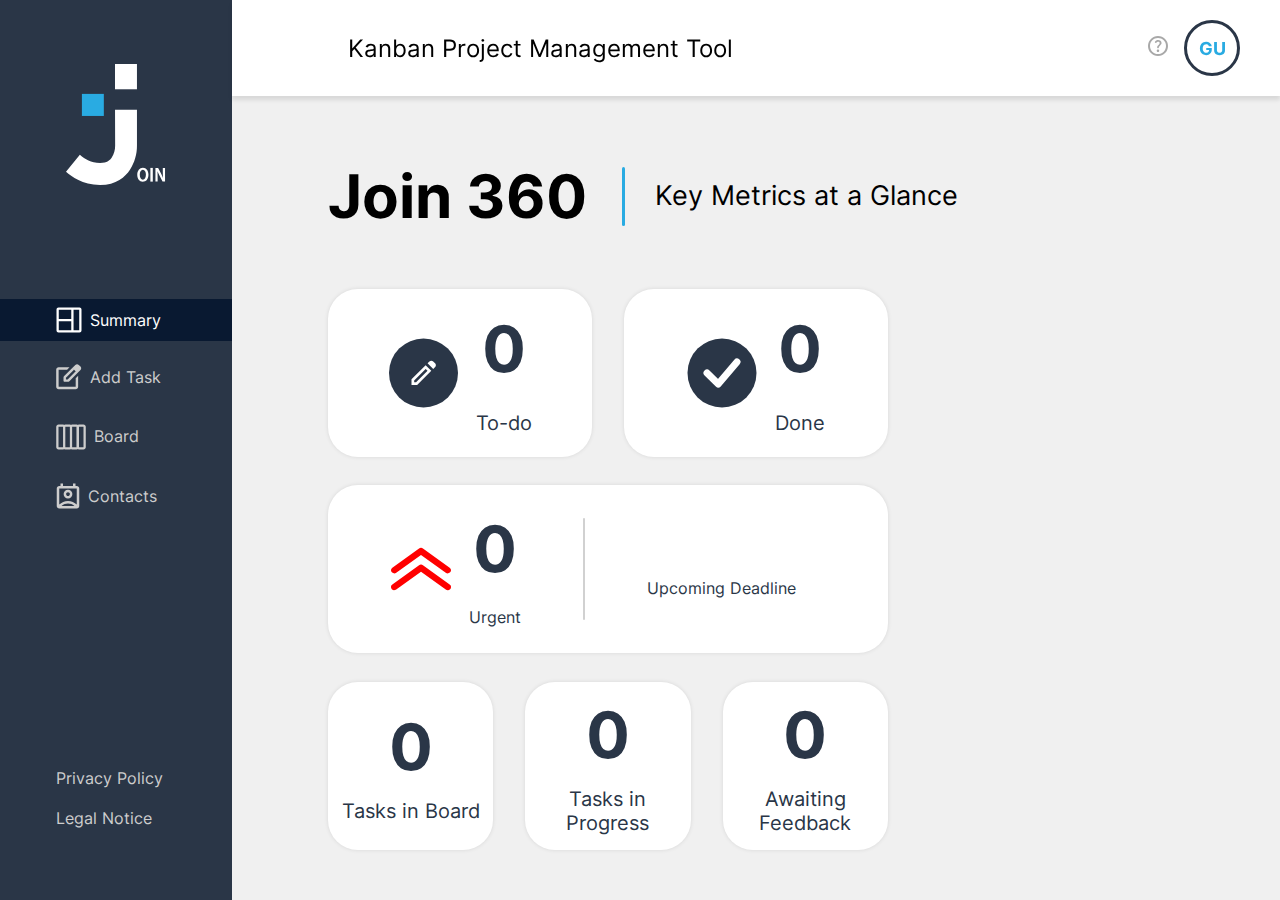
<file: summary.html>
<!DOCTYPE html>
<html lang="en">
  <head>
    <meta charset="UTF-8" />
    <meta name="viewport" content="width=device-width, initial-scale=1.0" />
    <title>Join-Summary</title>
    <link rel="stylesheet" href="./css/root.css" />
    <link rel="stylesheet" href="./css/summary.css" />
    <link rel="stylesheet" href="./css/menubar.css" />
    <link rel="stylesheet" href="./css/summary-media.css">
    <link rel="icon" href="./img/join-logo.svg" sizes="any" type="image/svg+xml">
    <script src="./js/script.js"></script>
    <script src="./js/storage.js"></script>
    <script src="./js/board.js"></script>
    <script src="./js/addtask.js"></script>    
    <script src="./js/login.js"></script>
    <script src="./js/summary.js"></script>
  </head>
  <body onload="includeHTML();init();getAndDisplayUserName();displayCurrentDate()" >
    <div include-html="./templates/menubar.html"></div>
    <header include-html="./templates/header.html"></header>
    <main id="summary">      
      <div class="headline-container">
        <h1 class="summary-headline">Join&nbsp360</h1>
        <div class="line"></div>
        <p class="headline-text">Key Metrics at a Glance</p>
        <div class="line-mobile"></div>
      </div>
      <div class="summary-board-container"> 
        <div class="todo-container">
          <div class="to-do">
            <a href="board.html" class="to-do-left">
              <img class="to-do-img"src="img/edit_summary.svg" alt="pencil" />
              <div class="min-width">
                <div id="toDoAmount"class="number"></div>
                <br />
                <div class="textColor">To-do</div>
              </div>
            </a>            
            <a href="board.html" class="to-do-right">
              <img class="to-do-img" src="./img/done_summary.svg" alt="check" />
              <div>
                <div id="doneAmount" class="number"></div>
                <br />
                <div class="textColor">Done</div>
              </div>
            </a>            
          </div>
        </div>
        <a href="board.html" class="date-container">
          <div class="date-left">
            <img src="./img/urgent.svg" alt="urgent" />
            <div>
              <div id="urgentAmount" class="number"></div>
              <br />
              <div class="textColor">Urgent</div>
            </div>
          </div>
          <div class="date-line"></div>
          <div class="date-right">
            <div id="currentDate"class="actual-date"></div>
            <div class="date-text">Upcoming&nbspDeadline</div>
          </div>
        </a>
        <div class="task-container">
          <a href="board.html" class="task">
            <div id="taskAmount" class="number">0</div>
            <div class="textColor">Tasks in Board</div>
          </a>
          <a href="board.html" class="task">
            <div id="progressAmount" class="number">2</div>
            <div class="textColor">Tasks in Progress</div>
          </a>
          <a href="board.html" class="task">
            <div id="feedbackAmount" class="number">2</div>
            <div class="textColor">Awaiting Feedback</div>
          </a>
        </div>
      </div>
      
      <div class="summary-greet-container" id="summary-greet-container">
        <h2 id="greet" class="summary-greet"></h2>
        <h2 id="summaryName" class="summary-name"></h2>
      </div>
    </div>
    </main>
    <script src="./js/summary.js"></script>
  </body>
</html>
</file>
<file: css/root.css>
:root {
  --bg: #f6f7f8;
  --white: #ffffff;
  --h1: 61px;
  --join-blue: #29abe2;
  --join-black: #2a3647;
  --join-grey: #d1d1d1;
  --join-link: #007cee;
}

* {
  margin: 0;
  padding: 0;
  box-sizing: border-box;
}

a {
  cursor: pointer;
  text-decoration: none;
}

@font-face {
  font-display: swap;
  font-family: "Inter";
  font-style: normal;
  font-weight: 400;
  src: url("../fonts/inter-v13-latin-regular.woff2") format("woff2");
}

@font-face {
  font-display: swap;
  font-family: "Inter";
  font-style: normal;
  font-weight: 700;
  src: url("../fonts/inter-v13-latin-700.woff2") format("woff2");
}

@font-face {
  font-display: swap;
  font-family: "Inter";
  font-style: normal;
  font-weight: 900;
  src: url("../fonts/inter-v13-latin-900.woff2") format("woff2");
}

body {
  font-family: "Inter", sans-serif;
  font-size: 16px;
}

h1 {
  font-size: 61px;
}

.wrapper {
  position: relative;
  z-index: 2;
}

.usertag {
  border-radius: 50%;
  border: 2px solid white;
  color: white;
  width: 32px;
  height: 32px;
  font-size: 12px;
}

.absolute {
  position: absolute;
}

.relative {
  position: relative;
}

.invis,
.d-none {
  display: none;
}

.flex {
  display: flex;
}

.between {
  justify-content: space-between;
}

.gap {
  gap: 32px;
}

.gap-s {
  gap: 16px;
}

.gap-ss {
  gap: 8px;
}

::-webkit-scrollbar {
  width: 5px;
  height: 5px;
}

::-webkit-scrollbar-track {
  border-radius: 10px;
  margin-top: 20px;
}

::-webkit-scrollbar-thumb {
  background: #cdcdcd;
  border-radius: 10px;
}

#main {
  flex-grow: 1;
  margin-left: 232px;  
  background-color: var(--bg);
  padding: 60px 0px 0px 96px;
}

@media only screen and (max-width: 1250px) {
  main,
  #main {
    margin-left: 0px !important;
    width: 100% !important;
    height: 100%;
    background-color: var(--bg);
    display: flex;
    align-items: start;
    flex-direction: column;
  }

  #menubar {
    bottom: 0 !important;
    left: 0 !important;
    width: 100vw !important;
    height: 80px !important;
    padding: 0px !important;
    align-items: center !important;
    z-index: 100 !important;
  }

  #menubar #menulogo {
    display: none;
  }

  nav {
    flex-direction: row !important;
    margin: 0px 25px !important;
    align-items: center;
    justify-content: space-around;
    height: 100%;
    gap: 0px !important;
  }

  #menubar a:not(#headend a) {
    flex-direction: column !important;
    padding: 8px !important;
    height: 100%;
    font-size: 14px;
    border-radius: 16px !important;    
    justify-content: center;
    min-width: 80px;
  }

  #policies {
    display: none !important;
  }

  header {
    position: fixed !important;
    z-index: 1 !important;
    width: 100% !important;
    margin: 0px !important;
    padding: 20px 16px 20px 16px !important;
    justify-content: space-between !important;
    z-index: 100 !important;
    background: white;
  }

  #help-button {
    display: none;
  }
  
  .headerlogo {
    display: block !important;
  }

  .infoText {
    display: none !important;
  }
}
</file>
<file: css/login.css>
body {
  background: var(--bg);
  display: flex;
  justify-content: center;
  align-items: center;
  height: 100vh;
  flex-direction: column;
  position: relative;
}

a {
  text-decoration: none;
}

button {
  cursor: pointer;
}

input:focus ~ .wrapper-input {
  border: 3px solid #555 !important;
}

#wrapperLogin {
  display: flex;
  align-items: center;
  flex-direction: column;
  justify-content: center;
  z-index: 1;
}

#logoImg {
  position: absolute;
  top: 50%;
  left: 50%;
  transform: translate(-50%, -50%);
  z-index: 100;
  transition: 1s ease-in;  
  transform: 1s ease-in;  
  background-image: url(../img/join-logo.svg);
  width: 200px;
  height: 200px;
  background-repeat: no-repeat;
  display: flex;
  align-items: center;
  background-size: contain;
  display: flex;
  align-items: center;
  background-position: center;
}

.wrapper-sing-up {
  position: absolute;
  top: 67px;
  right: 122px;
  display: flex;
  align-items: center;
}

.wrapper-sing-up a {
  background: var(--join-black);
  padding: 15px 16px;
  font-size: 16px;
  color: var(--white);
  border-radius: 8px;
  margin-left: 35px;
}

h1 {
  font-size: var(--h1);
  text-align: center;
}

.linie {
  margin-top: 16px;
  width: 150px;
  height: 3px;
  background: var(--join-blue);
  display: inline-block;
}

form {
  background-color: var(--white);
  max-width: 652px;
  height: 493px;
  border-radius: 30px;
  padding: 48px 115px;
  display: flex;
  flex-direction: column;
  align-items: center;
  justify-content: space-around;
  box-shadow: 0px 0px 14px 3px rgba(0, 0, 0, 0.03);
}

.wrapper-input {
  display: flex;
}

.wrapper-heading {
  display: flex;
  flex-direction: column;
  justify-content: center;
  align-items: center;
  margin-bottom: 16px;
}

.wrapper-input {
  width: 422px;
  border-radius: 10px;
  border: 1px solid #d1d1d1;
  padding: 12px;
}

form img {
  width: 24px;
  height: 24px;
}

input {
  border: none;
  display: flex;
  justify-content: space-between;
  width: 100%;
  font-size: 20px;
}

.wrapper-input:focus-within {
  border: 1px solid var(--join-blue);
}

.wrapper-inputinput:focus {
  outline: none;
}

#pwInput {
  margin-top: 32px;
}

.wrapper-input:last-child {
  margin-bottom: 8px;
}

.wrapper-input-field {
  margin-bottom: 20px;
}

input::-webkit-input-placeholder {
  color: #d1d1d1;
}

input::-moz-placeholder {
  color: #d1d1d1;
}

input:-ms-input-placeholder {
  color: #d1d1d1;
}

input::-ms-input-placeholder {
  color: #d1d1d1;
}

input::placeholder {
  color: #d1d1d1;
}

.wrapper-button button {
  padding: 10px;
  font-size: 21px;
  border-radius: 8px;
  border: 1px solid var(--join-black);
  padding: 11.5px 24px;
  font-weight: 700;
}

.wrapper-button button:first-child,
.BT-Black {
  background: var(--join-black) !important;
  color: var(--white) !important;
  margin-right: 35px;
}

.wrapper-button button:last-child {
  color: var(--join-black);
  background: var(--white);
}

footer {
  position: absolute;
  bottom: 35px;
}

footer a {
  padding: 8px;
  font-size: 16px;
  color: #a8a8a8;
}

footer a:hover {
  color: var(--join-blue);
}

.checkbox {
  margin-top: 24px;
  margin-bottom: 8px;
}

.checkbox:hover {
  color: var(--join-blue);
}

.checkbox input[type="checkbox"] {
  display: none; 
}

.checkbox input[type="checkbox"] + label {
  position: relative;
  padding-left: 30px;
  cursor: pointer;
}

.checkbox input[type="checkbox"] + label::before {
  content: "";
  display: inline-block;
  width: 16px;
  height: 16px;
  border: 2px solid var(--join-black);
  border-radius: 3px;
  position: absolute;
  left: 0;
  top: 50%;
  transform: translateY(-50%);
}

.checkbox input[type="checkbox"] + label::before {
  display: inline-block;
  width: 16px;
  height: 16px;
  line-height: 20px;
  text-align: center;
  border: 2px solid var(--join-black);
  position: absolute;
  left: 0;
  top: 50%;
  transform: translateY(-50%);
  font-size: 18px; 
  color: var(--join-black); 
}

.checkbox input[type="checkbox"]:checked + label::before {
  content: "\2713"; 
}

.join-logo-signup {
  position: absolute !important;
  width: 100.03px !important;
  top: 100px !important;
  left: 77px !important;
}

.checkbox span {
  color: var(--join-blue);
}

.checkbox {
  color: #a8a8a8;
  text-align: center;
  margin-top: 24px;
}

#registration .wrapper-button {
  display: flex;
  justify-content: center;
}

#registration .wrapper-input {
  margin-bottom: 24px;
}

#messageBox {
  top: 100px;
  right: 77px;
  position: absolute;
}

.back {
  position: absolute;
  top: 64px;
  left: 48px;
  width: 32px;
  height: 32px;
}

#registration {
  position: relative !important;
}

#registration {
  height: 630px !important;
}

#registerBTN {
  margin-top: 34.3px;
}

.wrapper-button button:first-child:hover,
.BT-Black:hover,
.wrapper-sing-up a:hover {
  background: var(--join-blue) !important;
  border-color: var(--join-blue);
}

.wrapper-button button:hover {
  border-color: var(--join-blue);
  color: var(--join-blue);
}

#MessageCheckBox,
#messagePW,
#MessageEmail {
  display: none;
  color: #ff8190;
  font-size: 12px;
  /* margin-bottom: 24px; */
  margin-top: 5px;
}

.active {
  position: absolute !important;
  top: 100px !important;
  left: 77px !important;
  transition: ease-in 1s !important;
  -webkit-transition: top 1s ease-in, left 1s ease-in;
  -moz-transition: ease-in 1s !important;
  -ms-transition: ease-in 1s !important;
  -o-transition: ease-in 1s !important;
  width: 100px !important;
}
</file>
<file: css/login-media.css>
@media only screen and (max-width: 767px) {
    .active {
      position: absolute !important;
      top: 50px !important;
      left: 50px !important;
      width: 64px;
    }
  
    .wrapper-sing-up {
      margin-top: 20px !important;
    }
  
    #logoImg {
      background-image: url(../img/join-logo-weiss.svg);
      width: 64px;
      height: 64px;
    }
  
    #registration button {
      width: 100%;
      margin: 10px 0;
    }
  
    #registration .wrapper-button {
      align-items: center;
    }
  
    .join-logo-signup {
      top: 37px !important;
      left: 38px !important;
      width: 64px !important;
      height: 64px;
    }
  
    .back {
      margin-right: 39.5px;
      left: 24px;
    }

    form {
      max-width: 396px !important;
      padding: 32px 16px;
      border-radius: 30px;
    }

    #registration {
      height: 70% !important;
    }

    #registration .wrapper-input-field {
      margin-bottom: 0;
    }
  
    body {
      align-items: center;
      padding: 16px;
    }

    button,
    .wrapper-sing-up a {
      font-size: 16px !important;
      font-weight: 700 !important;
      border-radius: 8px;
      -webkit-border-radius: 8px;
      -moz-border-radius: 8px;
      -ms-border-radius: 8px;
      -o-border-radius: 8px;
    }

    .checkbox {
      text-align: left;
    }

    .wrapper-button {
      display: flex;
      flex-direction: column;
      width: 100%;
    }

    .wrapper-button button:first-child {
      margin-bottom: 21px;
    }

    .wrapper-sing-up {
      margin-top: 57.5px;
      position: static;
    }
  
    .wrapper-button button {
      width: 100%;
    }

    .wrapper-input {
      width: 100% !important;
    }

    h1 {
      font-size: 47px;
    }
  
    #logo {
      background: var(--join-black);
      width: 100vw !important;
      height: 100vh !important;
      position: absolute;
    }

    #addContact {
      height: 500px !important;
    }
  }
  
  @media only screen and (max-width: 375px) {
    .active {
      position: absolute !important;
      top: 40px !important;
      left: 40px !important;
      width: 40px !important;
    }

    .wrapper-sing-up {
      margin: 5px 0;
    }

    form {
      height: 100% !important;
      padding: 15px;
    }

    .wrapper-input {
      padding: 6px;
    }

    .wrapper-button button:first-child {
      margin-bottom: 10px;
    }

    .wrapper-button button {
      padding: 8px;
    }
    
    .join-logo-signup {
      top: 20px !important;
      left: 20px !important;
      width: 40px !important;
      height: 64px;
    }
  }
</file>
<file: css/menubar.css>
body {
  margin: 0;
  font-family: "Inter", sans-serif;
  display: flex;
  flex-direction: column;
  min-height: 100vh;
}

#menubar {
  position: fixed;
  left: 0;
  display: flex;
  align-items: center;
  flex-direction: column;
  justify-content: space-between;
  width: 232px;
  height: 100vh;
  padding: 64px 0px 64px 0px;
  background-color: #2a3647;
}

#menulogo {
  width: 100.03px;
  height: 121.97px;
  margin-bottom: 114.02px;
}

#menucontent {
  display: flex;
  justify-content: space-between;
  flex-direction: column;
  align-items: center;
  height: 100%;
  width: 100%;
}

nav {
  display: flex;
  flex-direction: column;
  gap: 15px;
  width: 100%;
}

#menubar a:not(#headend a) {
  text-decoration: none;
  color: #cdcdcd;
  display: flex;
  align-items: center;
  gap: 8px;
  padding: 8px 56px;
}

nav a {
  &:not(.selectedMenu):hover {
    background-color: #2a3e59;
  }
}

#policies {
  display: flex;
  flex-direction: column;
  gap: 4px;
  width: 100%;
}

#policies a {
  &:not(.selectedMenu):hover {
    color: var(--join-blue) !important;
    font-weight: bold;
  }
}

.selectedMenu {
  color: white !important;
  background-color: #091931;
  cursor: default;
}

.selectedImg {
  filter: brightness(150%);
}

header,
#headend,
#headeruser {
  display: flex;
  align-items: center;
}

header {
  justify-content: space-between;
  box-sizing: border-box;
  position: sticky;
  top: 0;
  background-color: var(--white);
  z-index: 20;
  margin-left: 232px;
  padding: 20px 40px 20px 116px;
  box-shadow: 0px 4px 4px 0px rgba(0, 0, 0, 0.1);
  height: 96px;
  width: calc(100% - 232px);
}

header span {
  font-size: 24px;
}

#headend {
  position: relative;
}

#headend img {
  margin-right: 16px;
}

#headeruser {
  height: 56px;
  width: 56px;
  border-radius: 50%;
  border: solid 3px var(--join-black);
  justify-content: center;
}

#headeruser {
  font-size: 18px;
  color: #29abe2;
  font-weight: bold;
  transform: translateX(200%);
  transition: transform 0.25s ease-in;  
}

#headeruser:hover {
  background-color: #e1e6ec;
  cursor: pointer;
}

#headend img:hover {
  transform: scale(1.2);
  cursor: pointer;
}

.headerlogo {
  height: 48px;
  width: 48px;
  display: none;
}

main {
  margin-left: 232px;  
  background-color: var(--bg);
}

.hidden {
  display: none;
}

#burger-menu {
  position: absolute;
  top: 100%;
  left: 0;
  background-color: white;
  border: 1px solid black;
  padding: 10px;
}

.menu-column {
  margin-bottom: 10px;
}

#popupContainer {
  display: none;
}

.popupButton {
  cursor: pointer;
}

#popupContainer p:hover {
  background-color: #2a3e59;
  border-radius: 20px;
}

.popupContent {
  position: absolute; 
  top: 76px; 
  left: -94px; 
  background-color: #2a3647;
  color: #cdcdcd;
  font-size: 16px;
  font-weight: 400;
  padding: 10px 0px;
  border-radius: 20px 0 20px 20px;
  box-shadow: 0px 0px 4px 0px rgba(0, 0, 0, 0.1);
  animation: fadeIn 0.2s ease-in-out;
}

.popupContent a {
  display: block;
  text-decoration: none;
  color: rgba(205, 205, 205, 1);
}

.popupButton {
  padding: 13px 16px;
}

@keyframes fadeIn {
  0% {
    opacity: 0;
  }
  100% {
    opacity: 1;
  }
}
</file>
<file: css/board.css>
* {
  box-sizing: border-box;
}

main {
  height: unset !important;
  min-height: calc(100vh - 96px);
  padding-bottom:20px;    
}

#boardheader {
  height: 180px;
  width: 100%;
  padding: 0px 0px 0px 96px;
}

.flex {
  display: flex;
  align-items: center;
}

.start {
  align-self: flex-start;
}

.center {
  justify-content: center;
}

.between {
  justify-content: space-between;
}

.column {
  flex-direction: column;
}

.wide {
  width: 100%;
  max-width: 1150px;
}

.fix {
  position: absolute;
  top: 0;
}

h1 {
  font-weight: 700;
  font-size: 61px;
}

.gap {
  gap: 32px;
}

.gap-s {
  gap: 16px;
}

.gap-ss {
  gap: 8px;
}

.fade {
  opacity: 0.3;
}

#notfound {
  color:#ff8190;
  top:50px;
  left:0px;  
}

#add-task-button {
  display: flex;
  align-items: center;
  justify-content: center;
  gap: 10px;
  height: 48px;
  width: 160px;
  padding: 8px 16px 8px 16px;
  color: white;  
  background-color: var(--join-black);
  border: 1px solid var(--join-black);
  border-radius: 10px;
  transition: all 0.1s ease-in-out;
}

.add-button-text {
  font-size: 24px;
  font-weight: 700;
}

#add-task-button:hover, .info-ok-button:hover {
  cursor: pointer !important;
  box-shadow: 0px 4px 4px 0px #00000040;
  background-color: var(--join-blue);
  border: none;
}

.search-input-container {
  position: relative;
  top:12px;
}

button span {
  font-weight: 400;
  font-size: 38px;
}

input {
  box-sizing: border-box;
  width: 312px;
  height: 48px;
  padding: 8px 67px 8px 16px;
  gap: 10px;
  font-size: 24px;
  border-radius: 10px;
  border: 1px solid #a8a8a8;
}

input:focus {
  outline: none;
  border: 1px solid #94d5f0;
}

input::-webkit-input-placeholder {
  color: #d1d1d1;
}

input::-moz-placeholder {
  color: #d1d1d1;
}

input:-ms-input-placeholder {
  color: #d1d1d1;
}

input::-ms-input-placeholder {
  color: #d1d1d1;
}

input::placeholder {
  color: #d1d1d1;
}

.wrapper {
  position: relative;
}

.searchimg {
  position: absolute;
  gap: 16px;
  top: 6px;
  right: 16px;
}

#searchcontainer {
  transition: all 0.1s ease-in-out;
}

#searchcontainer:hover {
  border-radius: 50%;
  background-color: #eeeeee;
  cursor: pointer;
}

#board {
  display: flex;
  justify-content: flex-start;
  align-items: flex-start;
  width: 100%;
  padding: 0px 64px 0px 96px;
  gap: 26px;
  align-items: stretch;
}

.taskpit {
  flex-direction: column;  
  gap: 8px;
  width: 276px;    
}

.columnhead {
  padding: 0px 8px;
  width: 276px;
}

.board-head-container {
  display:flex;
  align-items:center;
  justify-content: space-between;
  gap:32px;
}

.add-task-plus:hover {
  cursor: pointer;
  filter: brightness(0) saturate(100%) invert(56%) sepia(74%) saturate(1080%)
    hue-rotate(165deg) brightness(94%) contrast(88%);
}

#task_todo,
#task_progress,
#task_feedback,
#task_done {  
  padding: 8px;
  flex-grow: 1;    
}

.taskhead {
  font-size: 24px;
  font-weight: 700;
  color: #42526e;
}

.emptybox {
  width: 260px;
  height: 48px;
  border-radius: 10px;
  background-color: #e7e7e7;
  border: 1px dashed #a8a8a8;
  box-shadow: 0px 0px 4px 0px #00000029;
}

.emptybox span {
  color: #a8a8a8;
}

.taskbox {
  display: flex;
  flex-direction: column;
  align-items: flex-start;
  gap: 24px;
  width: 260px;
  min-width: 260px;  
  background-color: white;
  border-radius: 24px;
  padding: 16px 16px 20px 16px;
  box-shadow: 0px 0px 10px 3px #00000014;
  transition: all 0.2s ease-in-out;
  cursor: pointer;
}

.taskbox h3 {
  margin: 0;
  font-size: 16px;
  color: #2a3647;
  font-weight: 700;
  word-break: break-word; 
}

.taskbox p {
  margin: 0;
  font-size: 16px;
  font-weight: 400;
  color: #a8a8a8;
  word-break: break-word;  
}

.userstory {
  height: 27px;
  padding: 0px 16px;
  color: white;
  font-size: 16px;
  background-color: #0038ff;
  border-radius: 8px;
}

.technicaltask {
  height: 27px;
  padding: 0px 16px;
  color: white;
  font-size: 16px;
  background-color: #1fd7c1;
  border-radius: 8px;
}

.barbox {
  display: flex;
  align-items: center;
  gap: 11px;
}

.barcontainer {
  width: 128px;
  height: 8px;
  background-color: #f4f4f4;
  border-radius: 8px;
}

.bar {
  height: 8px;
  background-color: #4589ff;
  border-radius: 8px;
}

.barbox span {
  font-size: 14px;
}

.userbox {
  position:relative;
  height: 32px;
  width: 136px;
}

#userbox {
  position: relative;
}

.usertag {
	border-radius: 50%;
	border: 2px solid white;
	color: white;
	width: 32px;
	height: 32px;
	font-size: 12px;
	justify-content: center;
}

.drag-area-highlight {  
  outline: 1px dashed #a8a8a8;
  border-radius: 24px;
  box-shadow: 0px 0px 4px 0px #00000029;
}

.details {
  background-color: rgba(0, 0, 0, 0.5);
  z-index: 30;
  position: fixed;
  left: 0;
  right: 0;
  top: 0;
  bottom: 0;
  display: flex;
  justify-content: center;
  align-items: center;
}

#task-details {  
  display: flex;
  flex-direction: column;
  z-index: 50;
  width: 525px;
  max-height: 870px;  
  padding: 48px 35px;
  gap: 24px;
  border-radius: 30px 30px 30px 30px;
  background-color: white;  
}

.task-bucket {  
  display: flex;
  flex-direction: column;
  width:102%;
  gap: 24px;
  max-height:700px;
  overflow-y: auto;
}

.d-none {
  display: none;
}

#add-task-container {
  position: relative;
  background-color: white;
  z-index: 10; 
  padding: 30px 74px;
  border-radius: 30px;
  box-shadow: 0px 0px 4px 0px #0000001a;
}

#floating-x {
  position: absolute;
  right: 55px;
  top: 30px;
}
</file>
<file: css/board-info.css>
.slidein {
    animation: slideInFromRight 0.25s;
  }
  
  .slideout {
    animation: slideOutToRight 0.25s;
  }
  
  .assigned-wrapper {
    position: relative;
    z-index: 3;
  }
  
  .task-and-close-container {
    display: flex;
    justify-content: space-between;
  }
  
  .task-details-header {
    font-size: 61px;
    font-weight: 700;
    line-height: 73.2px;
    text-align: left;
    word-break: break-word;
  }
  
  .task-details-text {
    font-size: 20px;
    font-weight: 400;
    line-height: 24px;
    text-align: left;
    word-break: break-word;
  }
  
  .task-date {
    display: flex;
    width: 445px;
    height: 24px;
    font-size: 20px;
    font-weight: 400;
    line-height: 24px;
    text-align: left;  
    gap: 16px;
  }
  
  .task-priority {
    display: flex;
    align-items: center;
    height: 32px;
    gap: 10px;
    font-size: 20px;
  }
  
  .close-task {
    cursor: pointer;
  }
  
  .task-assigned {
    display: flex;
    flex-direction: column;
    gap: 8px;
    font-size: 20px;
  }
  
  .assigned-users {
    display: flex;
    flex-direction: column; 
    align-items: flex-start; 
    gap: 10px; 
  }
  
  .task-container {
    display: flex;
      flex-direction: column;
      justify-content: space-between;
      gap: 24px;
      box-sizing: border-box;
      color: #2A3647;
      max-height: calc(80% - 80px);
  }
  
  .prio-image {
    width: 17px;
    height: 12px;
  }
  
  #task-burger {
    display:none;
    height: 6px;
    width: 25px;
  }
  
  .burger-wrapper {
    position: relative;
    z-index: 3;
  }
  
  .taskpopup {
    position: absolute;   
    width:150px;
    top: -5px; 
    left: 48px; 
    background-color: #2A3647;
    color: #CDCDCD;
    padding: 0px;
    border-radius: 20px 0 20px 20px;
    box-shadow: 0px 0px 4px 0px rgba(0, 0, 0, 0.1);
    animation: fadeIn 0.2s ease-in-out;
  }
  
  .task-burger-divider {
    height: 1px;
    width:100%;
    background-color: #CDCDCD;
  }
  
  .taskpopup p {
    padding:7px 10px;  
  }
  
  .paddot {
    padding: 10px 0px;
  }
  
  
  .taskpopup p:hover:not(:first-child) {
    background-color: #2A3E59;
    border-radius: 20px;
  }
  
  #info-assigned {
    display: flex;
    flex-direction: column;
    gap: 16px;
    padding-left: 16px;
    max-height: 130px;
    overflow-y: auto;
  }
  
  #info-subtasks {
    display: flex;
    flex-direction: column;
    gap: 16px;
    padding-left: 16px;
    max-height: 123px;
    overflow-y: auto;
  }
  
  .info-buttons-container,
  .info-button-edit,
  .info-button-delete {
    display: flex;
    align-self: flex-end;
    align-items: center;
    gap: 8px;
  }
  
  .info-ok-button {
    display: flex;
    align-items: center;
    justify-content: center;
    margin-top:24px;
    gap: 10px;
    width:89px;
    height: 57px;
    padding: 8px 16px 8px 16px;
    color: white;
    font-size: 24px;
    font-weight: 700;
    background-color: var(--join-black);
    border: 1px solid var(--join-black);
    border-radius: 10px;
    transition: all 0.1s ease-in-out;
  }
  
  .info-button-edit:hover,
  .info-button-delete:hover {
    cursor: pointer;
    img {
      filter: invert(65%) sepia(98%) saturate(2504%) hue-rotate(165deg)
        brightness(94%) contrast(87%);
    }
    color: var(--join-blue);  
  }
  
  .info-st-img {
    padding:3px 8px;
  }
  
  .info-st-img:hover {
    cursor: pointer;
    border-radius:10px;
    background-color: var(--join-grey);
  }
  
  @keyframes slideInFromRight {
    0% {
      transform: translateX(100%);
    }
    100% {
      transform: translateX(0);
    }
  }
  
  @keyframes slideOutToRight {
    0% {
      transform: translateX(0);
    }
    100% {
      transform: translateX(100%);
    }
  }
</file>
<file: css/board-media.css>
@media (max-width: 1520px) {
  #task_todo,
  #task_progress,
  #task_feedback,
  #task_done {
    flex-direction: row;
    justify-content: flex-start;
    align-items: flex-start;
    overflow-x: auto;
  }

  #board {
    flex-direction: column;
  }

  #boardheader {
    padding: 0px 64px 0px 96px;
  }

  .taskpit {
    width: auto;
  }

  .columnhead {
    align-self: flex-start;
  }

  main {
    margin-top: 96px;
    padding-bottom: 140px;
    height: auto;
    overflow: hidden;
  }

  header {
    position: fixed;
    top: 0;
  }

  #task-burger {
    display: inline;
  }

  .task-and-close-container {
    width: 100%;
  }
}

@media (max-width: 1250px) {
  .details {
    z-index: 100;
  }

  #add-task-button {
    position: relative;
    left: -523px;
    width: auto;
  }

  .searchwrapper {
    left: -323px;
    top: 75px;
  }

  .board-head-container {
    justify-content: flex-start;
    max-width: 57px;
  }

  #boardheader {
    padding: 0px 84px 0px 8%;
  }

  #board {
    margin-top: 40px;
    padding: 0px 25px 0px 8%;
  }  

  #foot {
    background-color: var(--white) !important;
    bottom: -30px !important;
    left: 5px;
  }

  #task-details {    
    gap: 16px;    
    padding: 35px;
    max-height: calc(100vh - 180px);
  }

  .task-details-header {
    font-size: 36px;
    line-height: unset;
  }

  .task-bucket {
    max-height: calc(100vh - 340px);
  }
}

@media (max-width: 750px) {
  #add-task-container {
    padding: 30px 20px;
  }

  #floating-x {
    right: 5px;
  }  
}

@media (max-width: 635px) {
  .taskpit {
    width: 100%;
  }

  #add-task-button {
    left: -235px;
  }

  .searchwrapper {
    left: -147px;
  }

  h1 {
    font-size: 47px !important;
  }

  .add-button-text {
    display: none;
  }

  #findtask {
    width: 270px;
  }

  #add-task-container {
    padding: 30px 5px;    
  }

  #task-details {
    width: 481px;    
    padding: 28px 15px;
  }

  .task-date {
    width: 100%;
  }
}

@media (max-width: 500px) {
  #task-details {
    width: 90%;    
  }

  .relative,
  .assigned-wrapper {
    width: 100%;
  }
}

@media (max-width: 350px) {
  #task-details {
    width: 98%;    
  }
  
  #board {    
    padding: 0px 0px 0px 8%;
  }
}
</file>
<file: css/contact.css>
main {
  margin-left: 232px;  
  background-color: var(--bg);
  display: flex;
  overflow: hidden !important;
  align-items: start;
}

.edit:hover #editimg {
  content: url("../img/edit-blue.svg");
  width: 24px;
  height: 24px;
}

.delete:hover #deleteImg {
  content: url("../img/delete-blue.svg");
  width: 24px;
  height: 24px;
}

.cancel:hover #updateDeleteImg {
  content: url("../img/delete-blue.svg");
  width: 24px;
  height: 24px;
}

.cancel:hover #BTC {
  content: url("../img/close-blue.svg");
}

.delete:hover #updateDeleteImg {
  content: url("../img/delete-blue.svg");
  width: 24px;
  height: 24px;
}

.delete:hover #BTC {
  content: url("../img/delete-blue.svg");
  width: 24px;
  height: 24px;
}

.edit:hover .editimg {
  content: url("../img/edit-blue.svg");
  width: 24px;
  height: 24px;
}

.delete:hover .deleteimg {
  content: url("../img/delete-blue.svg");
  width: 24px;
  height: 24px;
}

.wrapper-input:focus-within {
  border: 1px solid var(--join-blue);
}

.wrapper-inputinput:focus {
  outline: none;
}

.wrapperButton {
  display: flex;
}

#contactList {
  width: 456px;
  background: white;
  height: 100%;
  overflow: scroll;
  padding: 32px 24px 32px 24px;
  box-shadow: 4px 0px 6px 0px #00000014;
  display: inline;
  flex-direction: column;
  align-items: center;
}

#wrapperInfo {
  position: fixed;
  top: 28px;
  left: 700px;
  padding: 28px 0 80px 0;
}

.more {
  display: none;
}

button {
  width: 100%;
  display: flex;
  align-items: center;
  justify-content: center;
  color: white;
  font-size: 21px;
  font-weight: 700;
  background: var(--join-black);
  border-radius: 10px;
  padding: 16px 0;
  border: none;
  cursor: POINTER;
}

.BT-Black,
.contactUser,
.cancel,
.close {
  cursor: pointer;
}

button.BT-Black:hover {
  background: var(--join-blue);
}

button img {
  margin-left: 16px;
}

a.phone {
  color: var(--join-black) !important;
}

.heading {
  margin-top: 110px;
  margin-left: 55px;
  display: flex;
  align-items: center;
}

.heading p {
  font-size: 27px;
  font-weight: 400;
}

span.linie {
  background: var(--join-blue);
  height: 59px;
  width: 3px;
  display: inline-block;
  margin: 0 30px;
}

.Buchstabe {
  padding: 17px 36px;
  width: 100%;
  font-size: 20px;
  font-weight: 400;
}

#contactList span.linie {
  width: 100% !important;
  height: 1px !important;
  background-color: #d1d1d1 !important;
  margin: 10px 0 10px 0 !important ;
}

.profileBadge {
  height: 42px;
  min-width: 42px;
  font-size: 12px;
  color: white;
  border-radius: 50%;
  display: flex;
  align-items: center;
  justify-content: center;
  margin-right: 35px;
  border: 2px solid var(--white);
}

#userInfo #name {
  font-size: 20px;
  font-weight: 400;
}

#userInfo #email {
  font-size: 16px;
  color: #007cee;
  font-weight: 400;
}

.contactUser {
  display: flex;
  width: 100%;
  padding: 15px 24px 15px 24px;
}

.wrapper-left {
  background: var(--join-black);
  color: white;
  padding: 48px;
  display: flex;
  align-items: start;
  flex-direction: column;
  justify-content: center;
  border-radius: 30px 0 0 30px;
}

.wrapper-left img {
  width: 55.6px !important;
  height: 66.48px !important;
  margin-bottom: 12px;
}

.wrapper-left .text {
  display: flex;
  flex-direction: column;
}

.wrapper-left .text p {
  font-size: 27px;
  font-weight: 400;
}

.wrapper-left .linie {
  height: 3px;
  background: var(--join-blue);
  width: 90px;
  margin: 16px 0;
}

.wrapper-right {
  display: flex;
  justify-content: center;
  align-items: center;
  justify-content: center;
  flex-direction: row;
  margin-right: 48px;
}

.cancel {
  background: white;
  border: 1px solid var(--join-black);
  font-size: 20px;
  color: var(--join-black);
  width: 126px;
  margin-right: 24px;
  padding: 16px;
}

.cancel:hover {
  color: var(--join-blue);
  border-color: var(--join-blue);
}

.saveUser {
  width: 422px;
}

.saveUser input {
  width: 100%;
  border: none;
  font-size: 20px;
}

#updateDeleteImg {
  margin: 0px;
}

.wrapper-input {
  padding: 8px;
  border: 1px solid var(--join-grey);
  border-radius: 10px;
  display: flex;
  margin-bottom: 45px;
}

.badge {
  background-color: var(--join-grey);
  width: 120px;
  height: 120px;
  border-radius: 50%;
  display: flex;
  align-items: center;
  justify-content: center;
  margin-right: 83px;
  border: 3px solid white;
  box-shadow: 0px 0px 4px #0000001a;
}

.wrapper-right .wrapper-button {
  display: flex;
}

.BT-Black {
  width: 214px !important;
}

.overlay,
.overlayEdit {
  position: fixed;
  background-color: rgba(0, 0, 0, 0.094);
  top: 0;
  right: 0;
  overflow: hidden;
  width: 100vw;
  display: flex;
  justify-content: center;
  align-items: center;
}

#userInfoDetails {
  margin-left: 55px;
  margin-top: 32px;
  justify-content: space-between;
  transform: translateX(1100px);  
  transition: transform 0.3s ease-in-out;
  
}

#addContact,
#editContact {
  position: relative;
  width: 1212px;
  height: 592px;
  border-radius: 30px;
  background: white;
  display: none;
  justify-content: space-between;
  transform: translateX(0px);
  transition: transform 0.3s ease-in-out;  
}

#close,
#closeNewContact {
  position: absolute;
  top: 35px;
  right: 35px;
  padding: 10px;
  width: 32px;
  height: 32px;
  display: flex;
  align-items: center;
  justify-content: center;
}

#close:hover,
#closeNewContact:hover {
  background-color: var(--join-blue);
  position: absolute;
  padding: 10px;
  top: 35px;
  right: 35px;
  border-radius: 50%;  
}

.profileBadge.big {
  width: 126px;
  height: 126px;
  border: 3px solid white;
  margin-right: 54px;
  font-size: 47px;
  box-shadow: 0px 0px 4px #0000001a;
}

.editeDeleteWrapper {
  display: flex;
}

.edit,
.delete {
  display: flex;
  align-items: center;
  cursor: pointer;
}

.edit:hover,
.delete:hover {
  color: var(--join-blue);
}

.edit {
  margin-right: 16px;
}

.edit img {
  margin-right: 10.72px;
}

#userInfoSide {
  display: flex;
  align-items: center;
}

.nameAside {
  font-size: 47px !important;
  line-height: 56.4px;
}

.contactUser:hover {
  background: var(--join-black);
  border-radius: 10px;  
}

.contactUser:hover #nameContact {
  color: var(--white);
}
</file>
<file: css/contact-media.css>
.wrapperE,
.wrapperP {
  font-size: 16px;
}

.wrapperE a,
.wrapperP a {
  margin-top: 16px;
  color: var(--join-link);
  display: block;
}

.wrapperE a:hover,
.wrapperP a:hover {
  color: var(--join-blue) !important;
}

.wrapperE {
  margin-bottom: 22px;
}

.wrapperE p:first-child,
.wrapperP p:first-child {
  font-weight: 700;
}

#messageBox,
#messageBoxCreated {
  top: 100px;
  right: 77px;
  position: fixed;
  background: var(--join-black);
  padding: 25px;
  border-radius: 20px;
  color: white;
  font-size: 20px;
  display: none;
  overflow: hidden;
  transform: translateX(1000%);
}

.badge.edit {
  font-size: 47px;
  color: var(--white);
  box-shadow: 0px 0px 4px #0000001a;
  border: 3px solid var(--white);
  margin-right: 72px;
}

#back {
  display: none;
}

.wrapperInnerHeaing {
  display: flex;
  align-items: center;
}

#contactList button:hover {
  background: var(--join-blue);
}

#mobileEdit {
  display: none;
  bottom: 106px !important;
  z-index: 2 !important;
}

.contactInfo {
  font-size: 20px;
  line-height: 24px;
  margin-top: 59px;
  margin-bottom: 59px;
}

#nameContact {
  font-size: 20px;
  margin-bottom: 5px;
}

.emailContact {
  font-size: 16px;
  color: #007cee;
}

@media only screen and (max-width: 1253px) {
  #closeImgNew,#closeImg {
    filter: invert(100%) sepia(95%) saturate(21%) hue-rotate(22deg)
      brightness(105%) contrast(108%);
  }

  .more {
    display: block;
    z-index: 1;
    background: var(--join-black);
  }

  #editeDeleteWrapper {
    display: none !important;
  }

  .cancel {
    display: none;
  }

  #allUsers {
    padding: 15px;
  }

  #back {
    display: block !important;
    position: absolute;
    top: 160px;
    right: 16px;
  }

  #back:hover {
    cursor: pointer;
  }

  #contactList {
    width: 100%;
  }

  #contactList button,
  .more {
    position: fixed;
    bottom: 110px;
    right: 16px;
    width: 56px !important;
    height: 56px !important;
    border-radius: 50%;
    padding: 12px;
    box-shadow: 0 4px 4px 0px #00000040;
  }

  #contactList button:hover,
  .more:hover {
    cursor: pointer;
    background: var(--join-blue);
  }

  .editeDeleteWrapper {
    position: fixed;
    bottom: -110px;
    right: 16px;
    border-radius: 20px 20px 0px 20px;
    padding: 10px !important;
    background: white;
    display: flex;
    flex-direction: column;
    height: 100px !important;
    align-items: center;
    justify-content: center;
    box-shadow: 0 4px 4px 0px #00000040;
  }

  .edit,
  .delete {
    padding: 10px !important;
  }

  .heading {
    margin-top: 48px;
    margin-left: 16px;
    margin-bottom: 21px;
  }

  #userInfoDetails {
    margin-left: 16px;
  }

  .profileBadge.big {
    min-width: 80px;
    width: 80px;
    height: 80px;
    font-size: 27px;
    margin-right: 20px;
  }

  .nameAside {
    font-size: 36px !important;
  }

  .editeDeleteWrapper img {
    margin-right: 5px !important;
  }

  #contactList button img {
    width: 56px;
    margin: 0;
  }

  #contactList button p {
    display: none;
  }

  #wrapperInfo {
    position: fixed;
    background: var(--bg);
    left: 0;
    height: 100%;
    width: 100%;
    z-index: -2;
    padding: 96px 0px;
  }

  .heading {
    margin-top: 48px;
    margin-left: 16px;
    display: flex;
    flex-direction: column;
    align-items: start;
  }

  #editeDeleteWrapper {
    display: none;
  }

  .wrapper-right {
    flex-direction: column;
  }

  .overlayEdit,
  .overlay {
    z-index: 100;
  }

  .contactInfo {
    margin-top: 20px;
    margin-bottom: 20px;
  }

  #nameContact {
    font-weight: 700;
  }

  .wrapper-left img {
    display: none;
  }

  h1 {
    font-size: 47px;
    margin-bottom: 8px;
  }

  .wrapper-left {
    height: 352px !important;
    border-radius: 30px 30px 0 0;
  }

  #editContact,
  #addContact {
    width: 392px;
    margin: 10px;
    height: 760px;
    flex-direction: column;
  }

  .saveUser {
    width: 100%;
  }

  .wrapper-right {
    margin-right: 0 !important;
    padding: 0px 15px 0 15px;
  }

  .wrapper-input {
    margin-bottom: 24px;
  }

  .wrapper-button {
    margin-bottom: 62px;
  }

  .BT-Black,
  .cancel {
    font-size: 20px;
  }

  .wrapper-right .BT-Black {
    width: 191px !important;
  }

  .wrapper-right .wrapper-button {
    justify-content: center;
  }

  .badge.edit,
  .badge {
    position: absolute;
    top: 292px;
    margin-right: 0;
    margin-bottom: 32px;
  }

  #contactList {
    height: 100vh;
    padding: 96px 0 80px 0;
  }

  #addContact {
    flex-direction: column;
  }

  .wrapperInnerHeaing {
    display: flex;
    flex-direction: column-reverse;
    align-items: baseline;
  }

  span.linie {
    background: var(--join-blue);
    height: 3px;
    width: 90px;
    display: inline-block;
    margin: 30px 0;
  }

  #userInfoDetails {
    z-index: -1;
    padding: 10px;
    margin: 0 !important;
  }
}

@media only screen and (max-width: 375px) and (min-height: 812px) {
  .badge.edit,
  .badge {
    top: 292px !important;
  }

  .wrapper-left {
    height: 352px !important;
  }
}

@media only screen and (max-width: 375px) and (max-height: 667px) {
  #editContact,
  #addContact {
    height: 90% !important;
  }

  .wrapper-left {
    height: 100% !important;
  }

  #wrapperInfo {
    overflow: scroll;
  }

  .editeDeleteWrapper {
    bottom: 22px;
    right: 14px;
  }

  .badge.edit,
  .badge {
    top: 200px;
  }

  .badge {
    width: 100px;
    height: 100px;
  }

  .wrapper-right .wrapper-button {
    display: flex;
    flex-direction: column;
  }

  h1 {
    font-size: 35px;
    margin-bottom: 8px;
  }

  .wrapper-left .text p {
    font-size: 17px;
    font-weight: 400;
  }

  .nameAside {
    font-size: 31px !important;
    line-height: 56.4px;
  }

  .badge.edit {
    font-size: 38px;
    color: var(--white);
  }

  .wrapper-button {
    margin-bottom: 12px;
  }

  .wrapper-right {
    margin-right: 0 !important;
    padding: 15px;
  }

  .selected {
    background-color: red !important;
  }

  .wrapper-right .BT-Black {
    width: 100% !important;
  }
}
</file>
<file: css/help.css>
.help-main {
  padding-inline: 50px;
  padding-top: 45px;
  background-color: white;
  max-width: 1014px;
}

.help-headline {
  display: flex;
  justify-content: space-between;
  align-items: center;
  margin-bottom: 16px;
  width: 100%;
}

.headline {
  width: 419px;
  height: 73px;
  gap: 0px;
  opacity: 0px;
  font-family: Inter;
  font-size: 61px;
  font-weight: 700;
  line-height: 73.2px;
  text-align: left;
}

.headline1 {
  font-family: Inter;
  font-size: 27px;
  font-weight: 700;
  line-height: 32.4px;
  text-align: left;
}

.how-to-headline {
  font-family: Inter;
  font-size: 27px;
  font-weight: 700;
  line-height: 32.4px;
  text-align: left;
}

.help-content span {
  color: var(--join-blue);
}

.first-how-to {
  display: flex;
  justify-content: space-between;
}

h4 {
  font-family: Inter;
  font-size: 27px;
  font-weight: 700;
  line-height: 32.4px;
  text-align: left;
  color: rgba(0, 0, 0, 1);
}

.first-how-to {
  margin-bottom: 16px;
}

.text-block {
  padding-left: 32px;
}

.arrow {
  width: 37px;
  height: 37px;
  top: 225px;
  left: 1307px;
  padding: 3px 2.5px 2px 2.5px;
  gap: 0px;
  opacity: 0px;
  cursor: pointer;
}

@media only screen and (max-width:1250px) {
  .help-main {
    padding: 150px 50px;
  }
}

@media only screen and (max-width:450px) {
  .help-main {
    padding: 150px 10px;
  }
}
</file>
<file: css/legal.css>
.legal-main {
  padding-inline: 80px;
  padding-top: 100px;  
  background-color: white;
}

.legal-headline {
  display: flex;
  justify-content: space-between;
  align-items: center;
}

.headline {
  width: 419px;
  height: 73px;
  gap: 0px;
  opacity: 0px;
  font-family: Inter;
  font-size: 61px;
  font-weight: 700;
  line-height: 73.2px;
  text-align: left;
}

.imprint {
  font-size: 27px;
  font-weight: 700;
  line-height: 32.4px;
  padding-bottom: 8px;
  padding-top: 16px;
}

.imprint-mail {
  display: inline-block;
  padding: 0 !important;
  color: var(--join-blue) !important;
}

.main-content {
  padding-bottom: 40px;
  max-width: 1014px;
}


.main-content ul {
  padding-left: 20px;
}

.main-content span {
  color: var(--join-blue);
}

.arrow {
  width: 37px;
  height: 37px;
  top: 225px;
  left: 1307px;
  padding: 3px 2.5px 2px 2.5px;
  gap: 0px;
  opacity: 0px;
  cursor: pointer;
}

@media only screen and (max-width: 1250px) {
  .legal-main {    
    padding-top: 120px;    
  }
  
  .main-content {
    padding-bottom: 120px;
  }

  .legal-headline {
    width: 100%;
  }
}

@media only screen and (max-width: 650px) {
  .headline {
    font-size: 47px;
  }

  .legal-main {
    padding-left: 7px;
    padding-right: 7px;
  }
}

@media only screen and (max-width: 383px) {
  .headline {
    line-height: unset;
    margin-bottom: 40px;
  }
}
</file>
<file: css/privacy.css>
.privacy-main {
  padding-inline: 80px;
  padding-top: 100px;
  background-color: white;
  max-width: 1014px;
}

.privacy-headline {
  display: flex;
  justify-content: space-between;
  align-items: center;
}

.headline {
  width: 419px;
  height: 73px;
  gap: 0px;
  opacity: 0px;
  font-family: Inter;
  font-size: 61px;
  font-weight: 700;
  line-height: 73.2px;
  text-align: left;
}

.arrow {
  width: 37px;
  height: 37px;
  top: 225px;
  left: 1307px;
  padding: 3px 2.5px 2px 2.5px;
  gap: 0px;
  opacity: 0px;
  cursor: pointer;
}

.main-content {
  padding-bottom: 40px;
}

.main-content p {
  color: rgba(0, 0, 0, 1);
  font-family: Inter;
  font-size: 16px;
  font-weight: 400;
  line-height: 19.2px;
  text-align: left;
}

.main-content ul {
  padding-left: 20px;
}

.responsible {
  font-size: 27px;
  font-weight: 700;
  line-height: 32.4px;
  padding-bottom: 8px;
  padding-top: 16px;
}

.privacy-mail {
  display: inline-block !important;
  padding: 0 !important;
  color: var(--join-blue) !important;
}

@media only screen and (max-width: 1250px) {
  .privacy-main {
    padding-top: 120px;
  }

  .main-content {
    padding-bottom: 120px;
  }

  .privacy-headline {
    width: 100%;
  }
}

@media only screen and (max-width: 650px) {
  .headline {
    font-size: 47px;
  }
  
  .privacy-main {
    padding-left: 7px;
    padding-right: 7px;
  }
}

@media only screen and (max-width: 383px) {
  .headline {
    line-height: unset;
    margin-bottom: 40px;
  }
}
</file>
<file: css/summary.css>
body {
  background: #f0f0f0;
}

.headline-container {
  display: flex;
  justify-content: center;
  align-items: center;
  position: absolute;
  height: 73px;
  top: 160px;
  left: 328px;
  gap: 30px;
}

.to-do-left,
.to-do-right,
.date-container,
.task {
  box-shadow: 0px 0px 4px #0000001a;
}

.to-do-left,
.to-do-right,
.task {
  font-size: 20px;
  font-weight: 400;
}

.task {
  text-align: center;
}

.line {
  display: block;
  width: 3px;
  height: 59px;
  background-color: var(--join-blue);
  border-radius: 10px;
}

.headline-text {
  font-size: 27px;
  font-weight: 400;
  line-height: 32.4px;
  text-align: left;
}

.summary-headline {
  width: 264px;
  height: 73px;
  gap: 0px;
  font-size: 60px;
  font-weight: 700;
  line-height: 73.2px;
  text-align: left;
  color: rgba(0, 0, 0, 1);
}

main {  
  display: flex;
  justify-content: center;
  align-items: center;
  color: var(--join-black);
  color: inherit;  
}

main * {
  color: inherit;
}

.summary-board-container {
  position: absolute;
  width: 560px;
  height: 562px;
  top: 289px;
  left: 328px;
  gap: 28px;
  display: flex;
  flex-direction: column; 
}

.summary-greet-container {
  position: absolute;
  width: 385px;
  height: 136px;
  top: 501px;
  left: 968px;
  gap: 3px;
  opacity: 0px;
  margin-left: 30px;
}

.summary-name {
  font-family: Inter;
  font-size: 64px;
  font-weight: 700;
  line-height: 76.8px;
  text-align: left;
  color: rgba(41, 171, 226, 1);
}

.summary-greet {
  font-family: Inter;
  font-size: 47px;
  font-weight: 500;
  line-height: 56.4px;
  text-align: left;
}

.todo-container {
  display: flex;
  justify-content: space-between;
  width: 560px;
  gap: 32px;
  opacity: 0px;
}

.to-do {
  display: flex; 
  justify-content: space-between; 
  gap: 32px;
}

.to-do-left {
  display: flex; 
  justify-content: center;
  align-items: center; 
  width: 264px;
  height: 168px;
  padding: 38px 19px 38px 19px;
  gap: 18px;
  border-radius: 30px 30px 30px 30px;
  border-style: solid 1px lightgray;
  opacity: 0px;
  background-color: rgba(255, 255, 255, 1);
}

.to-do-right {
  display: flex; 
  align-items: center; 
  justify-content: center;
  width: 264px;
  height: 168px;
  left: 296px;
  padding: 38px;
  gap: 18px;
  border-radius: 30px 30px 30px 30px;
  border-style: solid 1px lightgray;
  opacity: 0px;
  background-color: var(--white);
}

.date-container {
  display: flex;
  justify-content: space-around;
  align-items: center;
  background-color: var(--white);
  height: 168px;
  gap: 32px;
  border-radius: 30px 30px 30px 30px;
  border-style: solid 1px lightgray;
  padding: 48px 48px 48px 48px;
}

.date-container img {
  width: 60px;
  height: 60px;
  gap: 10px;
}

.date-left {
  display: flex;
  align-items: center;
  gap: 18px;
  width: 130px;
  height: 96px;
}

.number {
  color: var(--join-black);
  font-family: Inter;
  font-size: 64px;
  font-weight: 600;
  line-height: 76.8px;
  text-align: center;
}

.date-line {
  min-width: 2px;
  height: 102.02px;
  display: block;
  background-color: rgba(209, 209, 209, 1);
  border-radius: 10px;
  -webkit-border-radius: 10px;
  -moz-border-radius: 10px;
  -ms-border-radius: 10px;
  -o-border-radius: 10px;
}

.date-right {
  width: 178px;
  height: 57px;
  gap: 13px;
}

.actual-date {
  width: 178px;
  height: 25px;
  font-family: Inter;
  font-size: 21px;
  font-weight: 700;
  line-height: 25.2px;
  text-align: left;
  color: var(--join-black);
  margin-bottom: 13px;
}

.date-text {
  color: var(--join-black);
  width: 148px;
  height: 19px;
  font-family: Inter;
  font-size: 16px;
  font-weight: 400;
  line-height: 19.2px;
  text-align: left;
}

.textColor {
  color: var(--join-black);
}

.task-container {
  display: flex;
  justify-content: space-around;
  align-items: center;
  width: 560px;
  height: 170px;
  padding: 1px 0px 1px 0px;
  gap: 32px;
}

.task {
  display: flex;
  justify-content: center;
  align-items: center;
  flex-direction: column;
  width: 168px;
  height: 168px;
  top: 1px;
  padding: 25px 0px 25px 0px;
  gap: 13px;
  border-radius: 30px 30px 30px 30px;
  opacity: 0px;
  background: var(--white);
}

.to-do-left:hover img,
.to-do-right:hover img {
  filter: invert(100%) sepia(100%) saturate(0%) hue-rotate(288deg)
    brightness(102%) contrast(102%);
}

.to-do-left:hover,
.to-do-right:hover,
.date-container:hover,
.task:hover {
  cursor: pointer;
  background: var(--join-black);
  color: var(--white);
  transform: scale(1.05);
  transition: transform 100ms ease-in-out;
}

.date-line:hover {
  border: 2px solid #d1d1d1;
}

.to-do-left:hover .number,
.to-do-right:hover .number,
.date-container:hover .number,
.task:hover .number,
.to-do-left:hover .textColor,
.to-do-right:hover .textColor,
.date-container:hover .textColor,
.date-container:hover .date-text,
.task:hover .textColor {
  color: var(--white);
}

.date-container:hover .actual-date {
  color: var(--white);
}

.line-mobile {
  display: none;
}
</file>
<file: css/summary-media.css>
@media only screen and (max-width: 1385px) {
  .summary-greet-container {
    display: none;
  }
}


@media only screen and (max-width: 1250px) {
  #summary {
    height: 100vh;
    padding: 96px 0px 80px 0px;    
  }

  .headline-container {
    top: 120px;
    left: 20%;
    width: 560px;    
  }

  .summary-board-container {
    top: 249px;
    left: 20%;
  }
}

@media only screen and (max-width: 810px) {
  .headline-container,
  .summary-board-container {
    left: 10%;
  }
}

@media only screen and (max-width: 650px) {
  .summary-board-container {
    position: static;
  }

  .headline-container {
    position: relative;
    left: -4%;
  }

  .headline-container {
    top: unset;
    gap: 12px;
  }

  .date-line {
    height: 68px;
  }

  .to-do-img,
  .date-left img {
    height: 40px;
    width: 40px;
  }

  .date-right {
    width: unset;
    height: 57px;
    gap: 13px;
  }

  .actual-date {
    width: unset;
    font-size: 16px;
  }

  .date-text {
    font-size: 14px;
    width: unset;
  }

  .headline-container {
    flex-direction: column;
    align-items: flex-start;
    width: unset;
  }

  .summary-board-container {
    width: unset;
    margin-top: 40px;
  }

  .line {
    display: none;
  }

  .summary-headline {
    font-size: 47px;
    line-height: 56.4px;
  }

  .headline-text {
    font-size: 20px;
    font-weight: 400;
    line-height: 24px;
    text-align: left;
  }

  .line-mobile {
    display: flex;
    width: 90px;
    min-height: 3px;
    background-color: var(--join-blue);
    border-radius: 10px;
    margin-top: 8px;
  }

  .todo-container {
    display: flex;
    width: 312px;
    gap: unset;
  }

  .to-do {
    gap: unset;
    width: 100%;
  }

  .to-do-img {
    height: 56px;
  }

  .to-do-right {
    width: 142px;
    padding-right: 44px;
    height: 110px;
  }

  .to-do-left {
    width: 142px;
    padding-right: 24px;
    height: 110px;
  }

  .date-container {
    width: 312px;
    gap: 12px;
    padding-left: 24px;
    height: 110px;
  }

  .task-container {
    width: 312px;
    height: 110px;
    gap: unset;
    justify-content: space-between;
  }

  .task {
    height: 110px;
    width: 90px;
  }

  .textColor {
    font-size: 14px;
    margin-top: -16px;
    padding-bottom: 8px;
  }

  .min-width {
    min-width: 50px;
  }

  .number {
    font-size: 47px;
    line-height: unset;
  }

  .to-do-left:hover,
  .to-do-right:hover,
  .date-container:hover,
  .task:hover {
    transform: scale(1.02);
  }
}

@media screen and (max-width: 540px) {
  .headline-container {
    gap: 6px;
    margin-top: 16px;
  }

  .summary-board-container {
    width: unset;
    margin-top: 32px;
    gap: 14px;
    margin-top: 34px;
  }
}

@media screen and (max-height: 600px) {
  .headline-container {
    top: 100px;
    left: 20%;
  }

  .summary-board-container {
    top: 184px;
    gap: 16px;
  }

  .number {
    margin-top: 16px;
    font-size: 56px;
    line-height: 20px;
  }

  .to-do-img {
    height: 58px;
  }
  
  .to-do-left {
    display: flex;
    justify-content: center;
    align-items: center;
    width: 264px;
    height: 90px;
    padding: 38px 19px 38px 19px;
    gap: 18px;
    border-radius: 30px 30px 30px 30px;
    background-color: var(--white);
  }

  .to-do-right {
    display: flex;
    align-items: center;
    justify-content: center;
    width: 264px;
    height: 90px;
    padding-top: 38px;
    padding-left: 38px;
    padding-bottom: 38px;
    gap: 18px;
    border-radius: 30px 30px 30px 30px;
    background-color: var(--white);
  }

  .date-container {
    height: 100px;
  }

  .task-container {
    height: 100px;
  }

  .task {
    height: 100px;
  }
}
</file>
